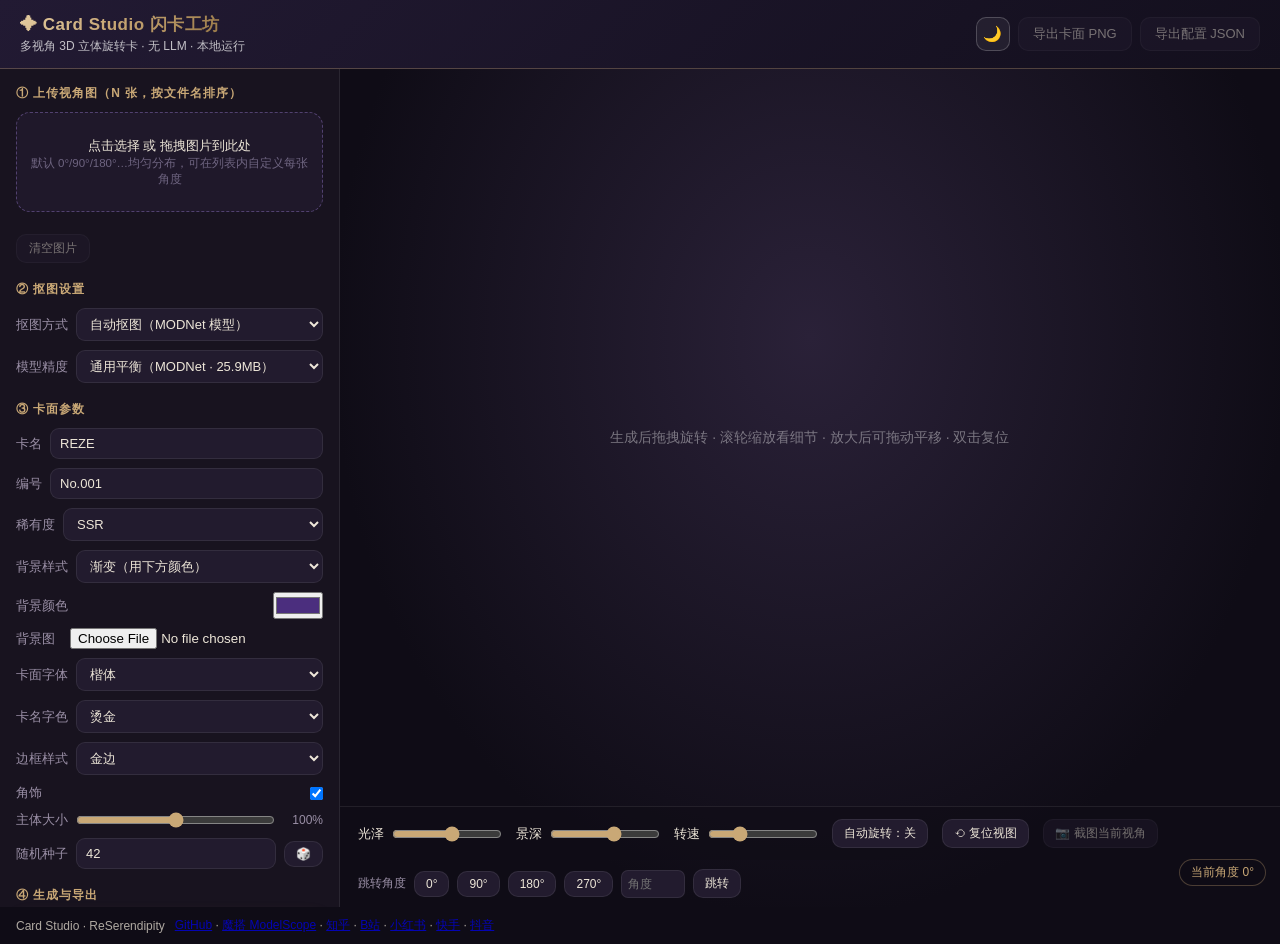
<file: src-web/index.html>
<!DOCTYPE html>
<html lang="zh-CN">
<head>
<meta charset="UTF-8">
<meta name="viewport" content="width=device-width, initial-scale=1.0">
<title>Card Studio · 闪卡工坊</title>
<link rel="stylesheet" href="css/style.css">
</head>
<body>
<div id="app">

  <!-- 顶栏 -->
  <header id="topbar">
    <div class="brand">
      <span class="brand-name">✦ Card Studio 闪卡工坊</span>
      <span class="brand-sub">多视角 3D 立体旋转卡 · 无 LLM · 本地运行</span>
    </div>
    <div class="top-actions">
      <button id="theme-toggle" class="theme-toggle" title="切换深色/浅色主题">🌙</button>
      <button id="btn-export-png" class="btn" disabled>导出卡面 PNG</button>
      <button id="btn-export-config" class="btn" disabled>导出配置 JSON</button>
    </div>
  </header>

  <main id="main">
    <!-- 左侧控制面板 -->
    <section id="panel">
      <div class="panel-block">
        <div class="panel-title">① 上传视角图（N 张，按文件名排序）</div>
        <div id="dropzone" class="dropzone">
          <input type="file" id="file-input" accept="image/*" multiple hidden>
          <div class="dz-hint">点击选择 或 拖拽图片到此处<br><span class="dz-sub">默认 0°/90°/180°…均匀分布，可在列表内自定义每张角度</span></div>
        </div>
        <div id="file-list" class="file-list"></div>
        <div class="file-actions">
          <button id="btn-clear" class="btn btn-small" disabled>清空图片</button>
        </div>
      </div>

      <div class="panel-block">
        <div class="panel-title">② 抠图设置</div>
        <label class="row"><span class="lbl">抠图方式</span>
          <select id="cutout-mode">
            <option value="model" selected>自动抠图（MODNet 模型）</option>
            <option value="keep">透明底直通（原图已抠好）</option>
            <option value="key">色键去白底（无模型降级）</option>
          </select>
        </label>
        <label class="row"><span class="lbl">模型精度</span>
          <select id="model-quality">
            <option value="assets/models/modnet.onnx" selected>通用平衡（MODNet · 25.9MB）</option>
            <option value="assets/models/u2netp.onnx">轻量通用（U²-Net · 4.6MB）</option>
          </select>
        </label>
      </div>

      <div class="panel-block">
        <div class="panel-title">③ 卡面参数</div>
        <label class="row"><span class="lbl">卡名</span><input id="card-name" type="text" value="REZE" placeholder="卡名"></label>
        <label class="row"><span class="lbl">编号</span><input id="card-no" type="text" value="No.001"></label>
        <label class="row"><span class="lbl">稀有度</span>
          <select id="card-rarity">
            <option>N</option><option>R</option><option>SR</option><option selected>SSR</option><option>UR</option>
          </select>
        </label>
        <label class="row"><span class="lbl">背景样式</span>
          <select id="bg-style">
            <option value="gradient" selected>渐变（用下方颜色）</option>
            <option value="stars">星空</option>
            <option value="solid">纯色（用下方颜色）</option>
            <option value="image">自定义背景图（上传）</option>
            <option value="pure">纯图直通（不合成，原图直接贴卡）</option>
          </select>
        </label>
        <label class="row"><span class="lbl">背景颜色</span>
          <input id="bg-color" type="color" value="#4B2E7E" title="渐变与纯色背景的主色">
        </label>
        <label class="row"><span class="lbl">背景图</span>
          <input id="bg-image" type="file" accept="image/*" title="选择一张图作卡面背景">
        </label>
        <label class="row"><span class="lbl">卡面字体</span>
          <select id="card-font">
            <option value="kai" selected>楷体</option>
            <option value="song">宋体</option>
            <option value="hei">黑体</option>
            <option value="fangsong">仿宋</option>
            <option value="serif">经典衬线</option>
          </select>
        </label>
        <label class="row"><span class="lbl">卡名字色</span>
          <select id="card-name-color">
            <option value="gold" selected>烫金</option>
            <option value="white">纯白</option>
            <option value="purple">淡紫</option>
            <option value="dark">深墨</option>
          </select>
        </label>
        <label class="row"><span class="lbl">边框样式</span>
          <select id="card-border">
            <option value="gold" selected>金边</option>
            <option value="silver">银边</option>
            <option value="rose">玫瑰金</option>
            <option value="plain">素线</option>
            <option value="none">无边框</option>
          </select>
        </label>
        <label class="row"><span class="lbl">角饰</span>
          <input id="card-corners" type="checkbox" checked style="width:auto">
        </label>
        <label class="row"><span class="lbl">主体大小</span>
          <input id="sl-subject" type="range" min="50" max="150" value="100" style="flex:1">
          <span id="subject-val" class="val">100%</span>
        </label>
        <label class="row"><span class="lbl">随机种子</span>
          <input id="bg-seed" type="number" value="42" style="width:84px">
          <button id="btn-random-seed" class="btn btn-small" title="随机换一个种子">🎲</button>
        </label>
      </div>

      <div class="panel-block">
        <div class="panel-title">④ 生成与导出</div>
        <button id="btn-generate" class="btn btn-primary">✦ 生成闪卡</button>
        <button id="btn-load-sample" class="btn btn-small" title="载入内置示例图快速体验">加载示例</button>
        <div id="progress-wrap" class="progress-wrap" style="display:none">
          <div class="progress-track"><div id="progress-bar" class="progress-bar"></div></div>
          <span id="progress-pct" class="progress-pct">0%</span>
        </div>
        <div id="status" class="status">就绪：上传视角图后点击生成。</div>
      </div>
    </section>

    <!-- 右侧查看器 -->
    <section id="stage">
      <div id="viewer" class="viewer">
        <div id="viewer-hint" class="viewer-hint">生成后拖拽旋转 · 滚轮缩放看细节 · 放大后可拖动平移 · 双击复位</div>
      </div>
      <div id="controls" class="controls">
        <label class="ctrl"><span>光泽</span><input id="sl-gloss" type="range" min="0" max="100" value="55"></label>
        <label class="ctrl"><span>景深</span><input id="sl-depth" type="range" min="0" max="100" value="60"></label>
        <label class="ctrl"><span>转速</span><input id="sl-speed" type="range" min="0" max="100" value="25"></label>
        <button id="btn-autorotate" class="btn btn-small">自动旋转：关</button>
        <button id="btn-viewer-reset" class="btn btn-small" title="复位角度/缩放/平移（双击画面也可）">⟲ 复位视图</button>
        <button id="btn-snap-view" class="btn btn-small" disabled title="导出当前 3D 视角 PNG（含光泽）">📷 截图当前视角</button>
      </div>
      <div class="angle-jump">
        <span class="aj-label">跳转角度</span>
        <button class="btn btn-small" data-a="0">0°</button>
        <button class="btn btn-small" data-a="90">90°</button>
        <button class="btn btn-small" data-a="180">180°</button>
        <button class="btn btn-small" data-a="270">270°</button>
        <input id="angle-go" type="number" min="0" max="359" placeholder="角度" style="width:64px">
        <button id="btn-angle-go" class="btn btn-small">跳转</button>
      </div>
      <div id="angle-indicator" class="angle-indicator">当前角度 0°</div>
    </section>
  </main>
  <footer class="app-footer" style="padding:10px 16px;font-size:12px;opacity:.72;display:flex;flex-wrap:wrap;gap:10px;align-items:center">
    <span>Card Studio · ReSerendipity</span>
    <span><a href="https://github.com/ReSerendipity" target="_blank" rel="noopener">GitHub</a> · <a href="https://modelscope.cn/profile/ReSerendipity" target="_blank" rel="noopener">魔搭 ModelScope</a> · <a href="https://www.zhihu.com/people/6-50-73-59-83" target="_blank" rel="noopener">知乎</a> · <a href="https://space.bilibili.com/499527473" target="_blank" rel="noopener">B站</a> · <a href="https://www.xiaohongshu.com/user/profile/6a606c140000000010000801" target="_blank" rel="noopener">小红书</a> · <a href="https://www.kuaishou.com/profile/3x2sk6hj48i2mhs" target="_blank" rel="noopener">快手</a> · <a href="https://www.douyin.com/user/MS4wLjABAAAAcEdOoxVlfk3Ulx_usqR-3PHW4xxp6wYzRmsuRI_-fHBigPETTKLsv4fknIpFq6sP" target="_blank" rel="noopener">抖音</a></span>
  </footer>

</div>

<script src="vendor/three.min.js"></script>
<script src="vendor/ort.min.js"></script>
<script src="js/cutout.js"></script>
<script src="js/compose.js"></script>
<script src="js/viewer.js"></script>
<script src="js/app.js"></script>
</body>
</html>
</file>
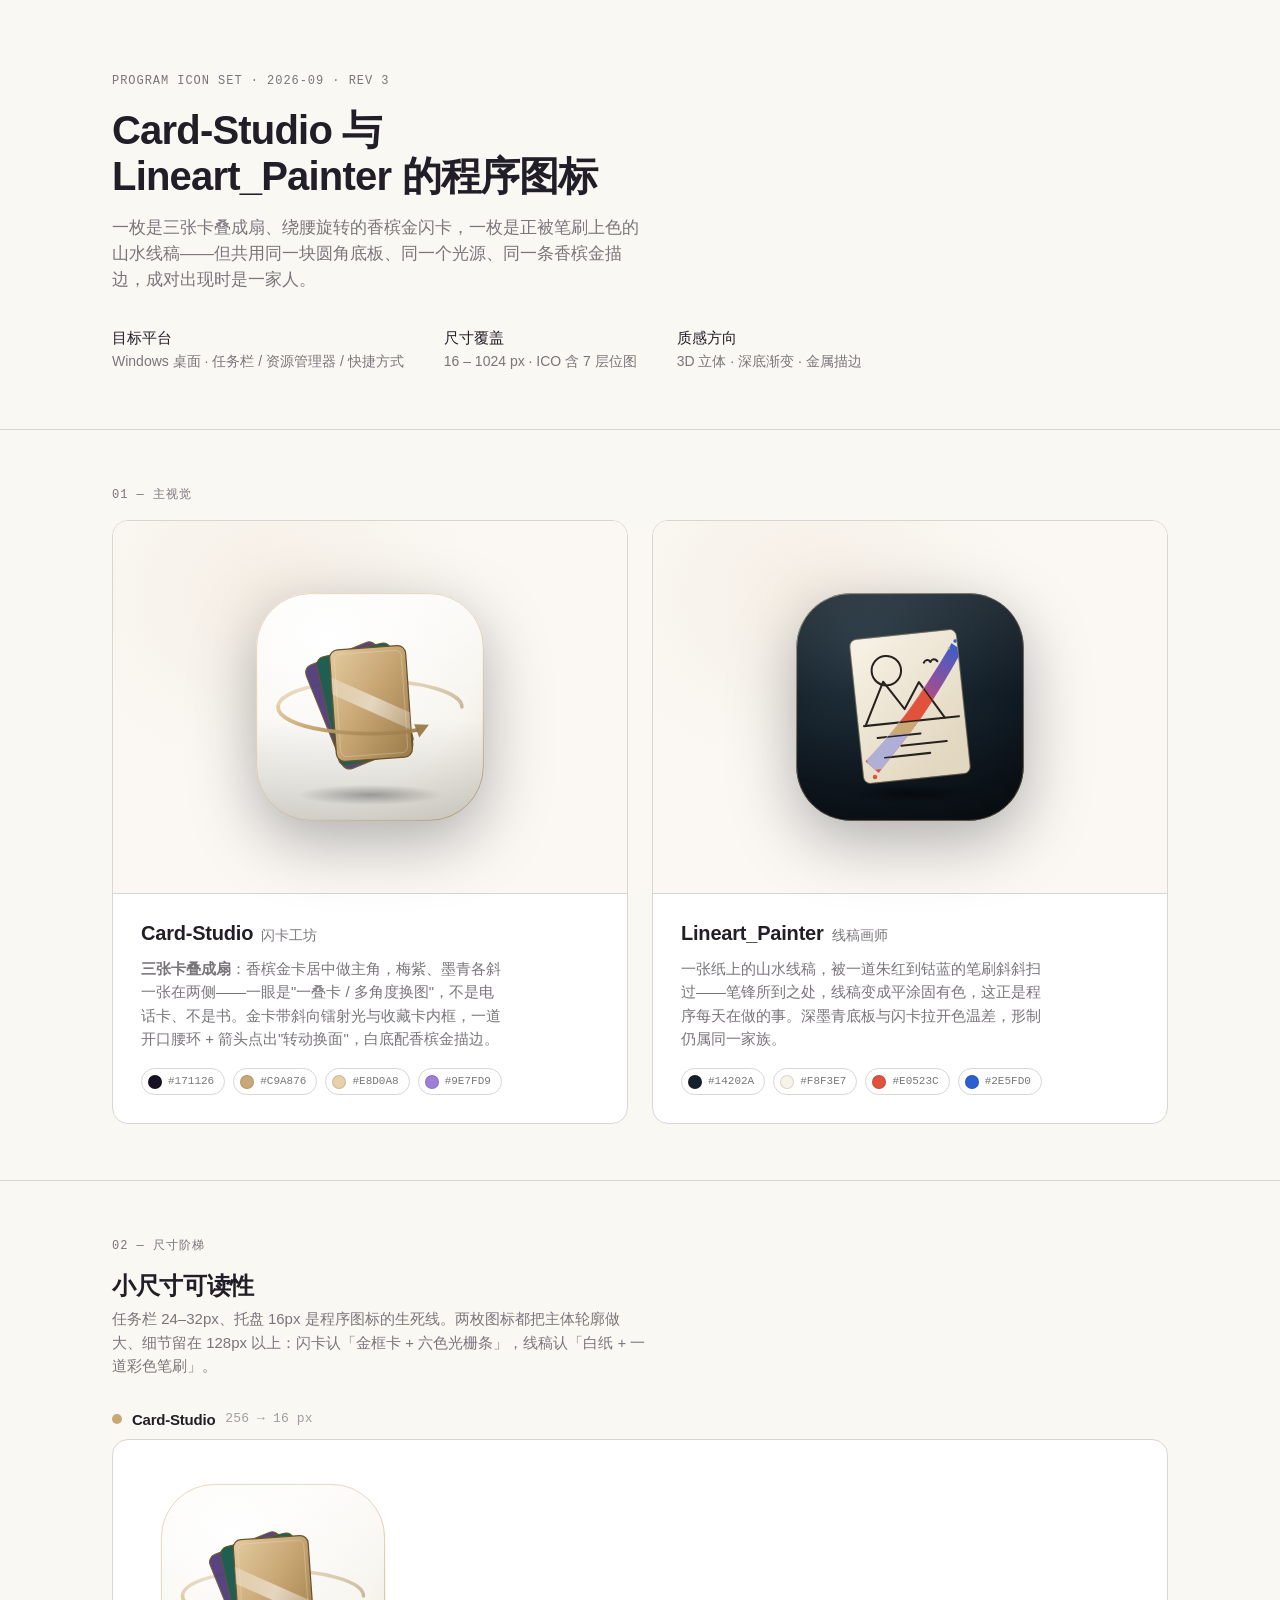
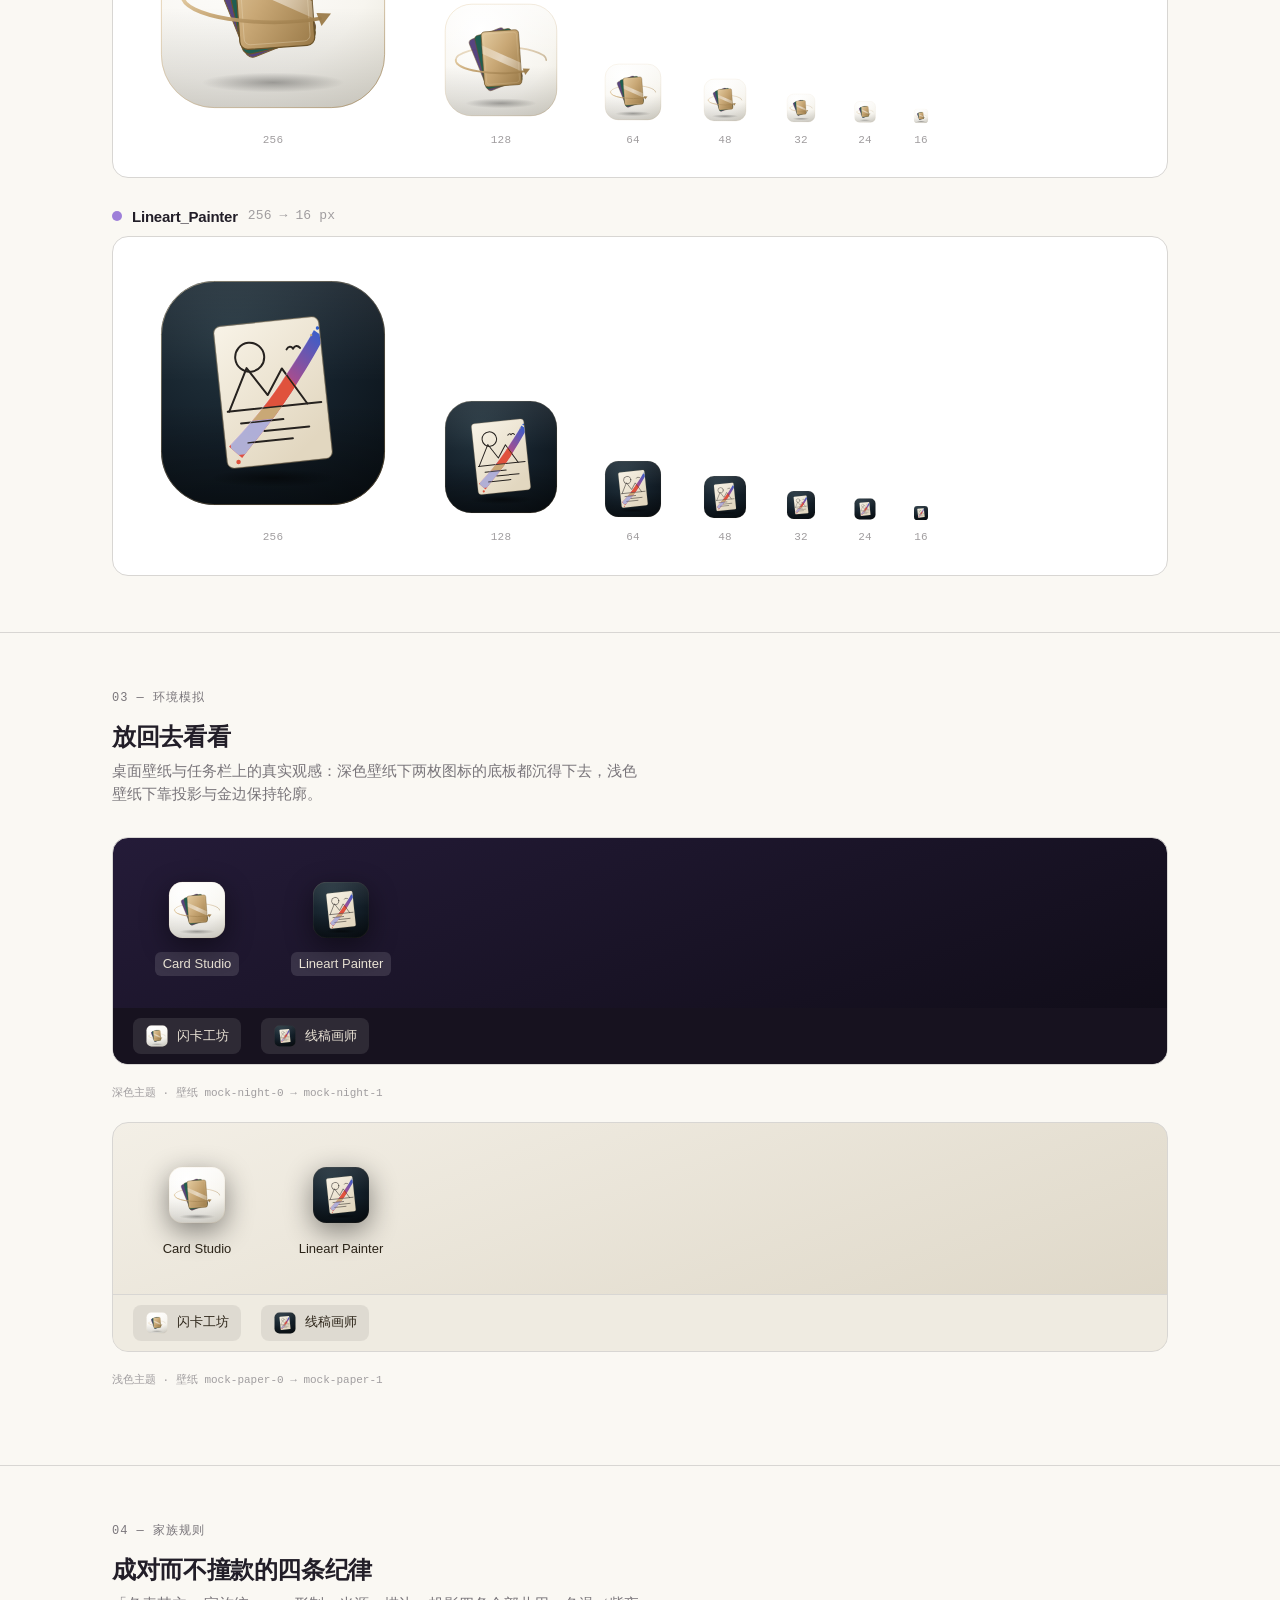
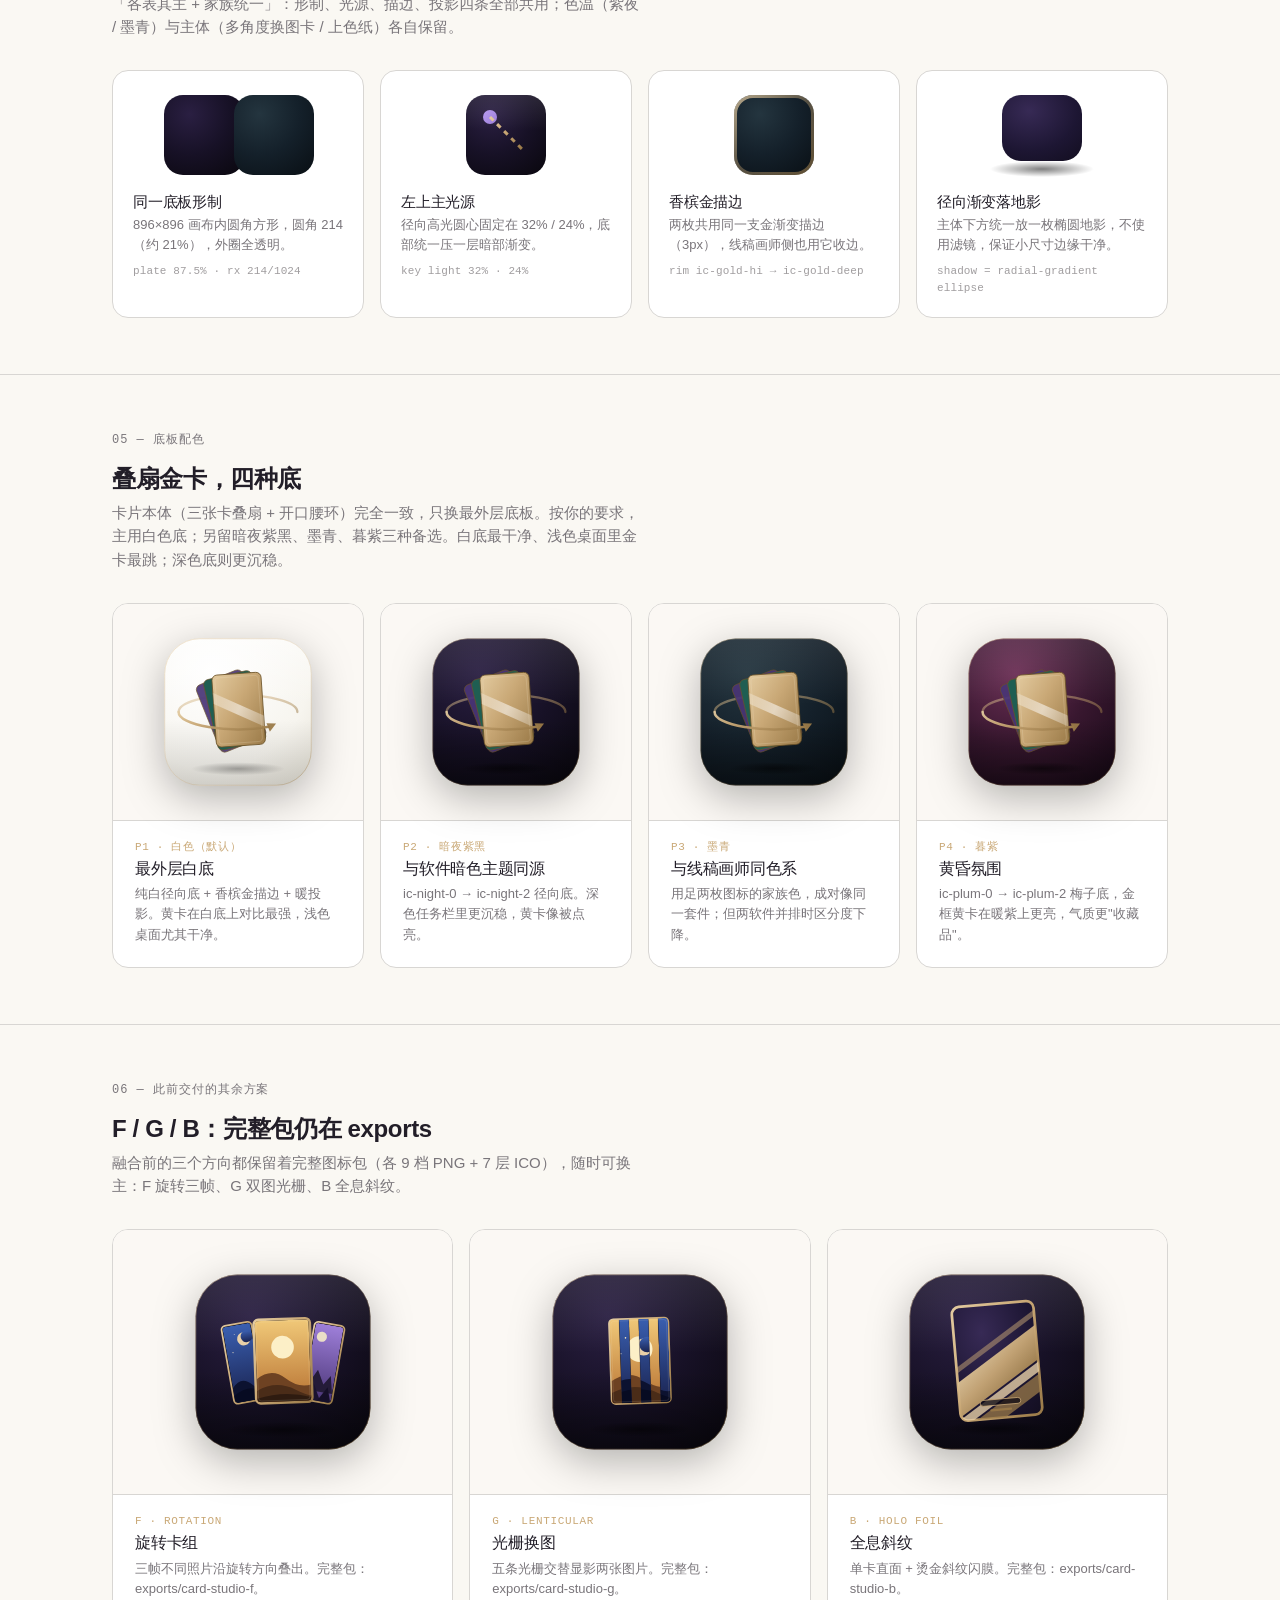
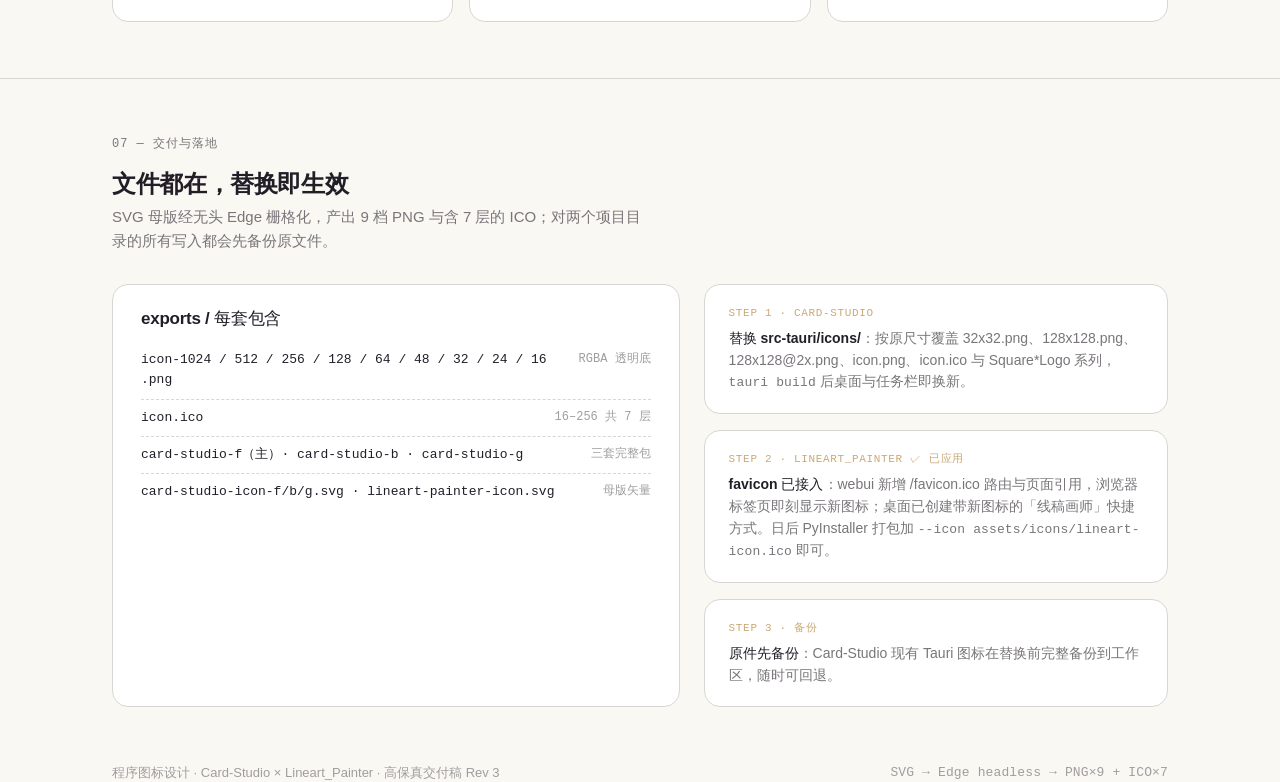
<file: docs/icons/icon-showcase.html>
<!doctype html>
<html lang="zh-CN" data-appearance="light">
<head>
<meta charset="utf-8">
<meta name="viewport" content="width=device-width, initial-scale=1">
<title>程序图标设计 · Card-Studio × Lineart_Painter</title>
<style>
  /* ============ seed tokens ============ */
  :root{
    --seed-bg:#FAF8F3;
    --seed-fg:#221E28;
    --seed-surface:#FFFFFF;
    --seed-primary:#C9A876;
    --seed-accent:#9E7FD9;
    --seed-radius:16px;
    --type-scale:1;
    --icon-radius:214px;

    /* derived page tokens */
    --bg:var(--seed-bg);
    --fg:var(--seed-fg);
    --panel:var(--seed-surface);
    --muted:color-mix(in oklab, var(--seed-fg) 56%, var(--seed-bg));
    --faint:color-mix(in oklab, var(--seed-fg) 38%, var(--seed-bg));
    --line:color-mix(in oklab, var(--seed-fg) 14%, var(--seed-bg));
    --panel-2:color-mix(in oklab, var(--seed-surface) 88%, var(--seed-fg));
    --stage:color-mix(in oklab, var(--seed-surface) 92%, var(--seed-primary));

    /* mock environments (fixed, independent of appearance) */
    --mock-night-0:#241B38; --mock-night-1:#0F0C16;
    --mock-paper-0:#F3EFE6; --mock-paper-1:#DDD6C6;
    --mock-bar-dark:#17121F; --mock-bar-light:#EFEBE1;
    --mock-on-dark:#EDE6D8; --mock-on-light:#2C2418;

    /* icon palette — Card-Studio (dark-night champagne gold) */
    --ic-gold-bright:#E3CBA0; --ic-gold:#C9A876; --ic-gold-deep:#9A7A48; --ic-gold-edge:#5C4628;
    --ic-gold-hi:#E8D0A8; --ic-gold-deeper:#8F6E40; --ic-bronze:#6B5228;
    --ic-night-0:#2A1F42; --ic-night-1:#171126; --ic-night-2:#0C0912;
    --ic-face-0:#372A55; --ic-face-1:#1D1633; --ic-face-2:#100C1B;
    --ic-purple:#9E7FD9; --ic-purple-bright:#B79CF0;
    /* icon palette — Lineart Painter (ink-teal night + painter colors) */
    --ic-teal-0:#24353F; --ic-teal-1:#14202A; --ic-teal-2:#0B1218;
    --ic-paper-0:#F8F3E7; --ic-paper-1:#E2D7C0;
    --ic-vermilion:#E0523C; --ic-cobalt:#2E5FD0; --ic-magenta:#D14778;
    --ic-sun:#E8B04B; --ic-water:#A9C0EE;
    --ic-line:#26221F;
    --ic-white:#FFFFFF; --ic-black:#000000;
    /* photo scene palette (multi-image frames) */
    --ic-sky-warm-0:#F0C878; --ic-sky-warm-1:#B87333;
    --ic-sky-cool-0:#3A5FB0; --ic-sky-cool-1:#1A2350;
    --ic-sky-neu-0:#9E7FD9; --ic-sky-neu-1:#4A3576;
    --ic-hill-warm-1:#6E4222; --ic-hill-warm-2:#4A2C18; --ic-hill-warm-3:#2E1B10;
    --ic-hill-cool-1:#0C1230; --ic-hill-cool-2:#070B22;
    --ic-hill-neu-1:#241B38; --ic-hill-neu-2:#1A1330; --ic-hill-neu-3:#150F28;
    --ic-sky1a:#F0C878; --ic-sky1b:#B87333;
    --ic-sky2a:#3A5FB0; --ic-sky2b:#1A2350;
    --ic-sky3b:#4A3576;
    --ic-sky4a:#62B6A4; --ic-sky4b:#1F5E52;
    --ic-sky5a:#E8909C; --ic-sky5b:#8E3A4E;
    --ic-sky6a:#F5D98A; --ic-sky6b:#C98F3C;
    --ic-h1a:#6E4222; --ic-h1b:#3A2214;
    --ic-h2a:#0C1230; --ic-h2b:#070B22;
    --ic-h3b:#1A1330;
    --ic-h4a:#17544A; --ic-h4b:#0E3A33;
    --ic-h5a:#5A2432; --ic-h5b:#3A1620;
    --ic-h6a:#7A5A22; --ic-h6b:#4E3812;
    --ic-sun-face:#FCEFC7; --ic-moon:#E8D0A8; --ic-star:#F0E4C8;
    --ic-disc-warm:#FFF6DD; --ic-disc-rose:#F7E4DC;
    /* plate variants for H */
    --ic-ivory-0:#FDFBF5; --ic-ivory-1:#F1EADB; --ic-ivory-2:#DFD2B8;
    --ic-plum-0:#6B2F55; --ic-plum-1:#38172F; --ic-plum-2:#1C0B1A;
    --ic-rim-ivory:#8A6D3B; --ic-rim-ivory-2:#4A3418;
    /* studio backdrop + name band (figure version) */
    --ic-figbg-0:#3A2C58; --ic-figbg-1:#221839; --ic-figbg-2:#120D1F;
    --ic-band:#0E0A18;
    /* white plate (new default) + card yellow */
    --ic-white-plate-0:#FFFFFF; --ic-white-plate-1:#F7F5EF; --ic-white-plate-2:#E9E6DC;
    --ic-card-yellow:#F6D66E;
    /* fanned cards side colors */
    --ic-fan-plum:#4A3576; --ic-fan-teal:#1F5E52;

    --font-display:"Segoe UI Variable Display","Segoe UI","PingFang SC","Microsoft YaHei",sans-serif;
    --font-body:"Segoe UI Variable Text","Segoe UI","PingFang SC","Microsoft YaHei",sans-serif;
    --font-mono:"Cascadia Mono",Consolas,"JetBrains Mono",monospace;
  }
  html[data-appearance="dark"]{
    --seed-bg:#121017; --seed-fg:#EDE8F0; --seed-surface:#1B1822;
  }

  *{box-sizing:border-box;margin:0;padding:0}
  html{font-size:calc(16px * var(--type-scale))}
  body{
    background:var(--bg);color:var(--fg);
    font-family:var(--font-body);line-height:1.55;
    -webkit-font-smoothing:antialiased;
  }
  .wrap{max-width:70rem;margin:0 auto;padding:0 2rem}
  section{padding:3.5rem 0;border-top:1px solid var(--line)}
  h1,h2,h3{font-family:var(--font-display);letter-spacing:-0.015em;line-height:1.15}
  h1{font-size:2.5rem;font-weight:600;letter-spacing:-0.02em;max-width:22ch}
  h2{font-size:1.5rem;font-weight:600;margin-bottom:.5rem}
  h3{font-size:1.0625rem;font-weight:550}
  .eyebrow{
    font-family:var(--font-mono);font-size:.75rem;font-weight:500;
    text-transform:uppercase;letter-spacing:.08em;color:var(--muted);
    margin-bottom:1rem;
  }
  .lead{max-width:56ch;color:var(--muted);font-size:1.0625rem}
  .section-note{color:var(--muted);max-width:64ch;margin-bottom:2rem;font-size:.9375rem}
  .mono{font-family:var(--font-mono);font-size:.8125rem;letter-spacing:.01em}

  /* ============ header ============ */
  header.hero{padding:4.5rem 0 3.5rem}
  .hero-meta{display:flex;gap:2.5rem;margin-top:2rem;flex-wrap:wrap}
  .hero-meta div{font-size:.875rem;color:var(--muted)}
  .hero-meta strong{display:block;color:var(--fg);font-weight:550;font-size:.9375rem;margin-bottom:.125rem}

  /* ============ icon hero cards ============ */
  .icon-grid{display:grid;grid-template-columns:1fr 1fr;gap:1.5rem}
  @media(max-width:56rem){.icon-grid{grid-template-columns:1fr}}
  .icon-card{
    background:var(--panel);border:1px solid var(--line);
    border-radius:var(--seed-radius);overflow:hidden;
  }
  .icon-stage{
    display:grid;place-items:center;padding:3.5rem 2rem;
    background:
      radial-gradient(60% 70% at 30% 20%, color-mix(in oklab, var(--seed-primary) 12%, transparent), transparent 70%),
      var(--stage);
    border-bottom:1px solid var(--line);
  }
  .icon-stage svg{width:16.25rem;height:16.25rem;display:block;filter:drop-shadow(0 1.25rem 2rem color-mix(in oklab, var(--ic-black) 30%, transparent))}
  .icon-body{padding:1.5rem 1.75rem 1.75rem}
  .icon-body .name{font-family:var(--font-display);font-size:1.25rem;font-weight:600;letter-spacing:-0.01em}
  .icon-body .name-cn{color:var(--muted);font-size:.875rem;margin-left:.5rem}
  .concept{color:var(--muted);font-size:.9375rem;margin-top:.5rem;max-width:44ch}
  .chips{display:flex;gap:.5rem;margin-top:1.125rem;flex-wrap:wrap}
  .chip{display:flex;align-items:center;gap:.375rem;border:1px solid var(--line);border-radius:999px;padding:.25rem .625rem .25rem .375rem;font-family:var(--font-mono);font-size:.6875rem;color:var(--muted);background:var(--panel)}
  .chip i{width:.875rem;height:.875rem;border-radius:999px;display:block;border:1px solid color-mix(in oklab, var(--ic-black) 12%, transparent)}

  /* ============ size ladder ============ */
  .ladder{display:flex;align-items:flex-end;gap:2.25rem;flex-wrap:wrap;padding:1.75rem 2rem;background:var(--panel);border:1px solid var(--line);border-radius:var(--seed-radius)}
  .ladder + .ladder{margin-top:1rem}
  .step{display:flex;flex-direction:column;align-items:center;gap:.5rem}
  .step svg{display:block}
  .step span{font-family:var(--font-mono);font-size:.6875rem;color:var(--faint);letter-spacing:.02em}
  .ladder-label{display:flex;align-items:center;gap:.625rem;margin:1.75rem 0 .625rem}
  .ladder-label .dot{width:.625rem;height:.625rem;border-radius:999px;background:var(--seed-primary)}
  .ladder-label h3{font-size:.9375rem;font-weight:550}
  .ladder-label .mono{color:var(--faint)}

  /* ============ environment mocks ============ */
  .mock{border-radius:var(--seed-radius);overflow:hidden;border:1px solid var(--line);margin-bottom:1.25rem}
  .wall-night{background:linear-gradient(160deg,var(--mock-night-0),var(--mock-night-1))}
  .wall-paper{background:linear-gradient(160deg,var(--mock-paper-0),var(--mock-paper-1))}
  .desktop{display:flex;gap:2.5rem;padding:2.5rem 2rem 2rem}
  .dicon{display:flex;flex-direction:column;align-items:center;gap:.625rem;width:6.5rem}
  .dicon svg{width:4rem;height:4rem;filter:drop-shadow(0 .5rem .875rem color-mix(in oklab, var(--ic-black) 45%, transparent))}
  .dicon span{font-size:.8125rem;padding:.125rem .5rem;border-radius:.375rem}
  .wall-night .dicon span{color:var(--mock-on-dark);background:color-mix(in oklab, var(--ic-white) 12%, transparent)}
  .wall-paper .dicon span{color:var(--mock-on-light)}
  .taskbar{display:flex;align-items:center;gap:1.25rem;padding:.625rem 1.25rem}
  .taskbar.dark{background:var(--mock-bar-dark)}
  .taskbar.light{background:var(--mock-bar-light);border-top:1px solid var(--line)}
  .titem{display:flex;align-items:center;gap:.5rem;padding:.375rem .75rem;border-radius:.5rem}
  .taskbar.dark .titem{background:color-mix(in oklab, var(--ic-white) 10%, transparent)}
  .taskbar.light .titem{background:color-mix(in oklab, var(--ic-black) 7%, transparent)}
  .titem svg{width:1.5rem;height:1.5rem}
  .titem span{font-size:.8125rem}
  .taskbar.dark .titem span{color:var(--mock-on-dark)}
  .taskbar.light .titem span{color:var(--mock-on-light)}
  .mock-caption{font-family:var(--font-mono);font-size:.6875rem;color:var(--faint);margin:.375rem 0 1.25rem}

  /* ============ family rules ============ */
  .rules{display:grid;grid-template-columns:repeat(4,1fr);gap:1rem}
  @media(max-width:56rem){.rules{grid-template-columns:1fr 1fr}}
  .rule{background:var(--panel);border:1px solid var(--line);border-radius:var(--seed-radius);padding:1.25rem}
  .rule svg{width:100%;height:5.5rem;display:block;margin-bottom:.875rem}
  .rule h3{font-size:.9375rem;margin-bottom:.25rem}
  .rule p{font-size:.8125rem;color:var(--muted)}
  .rule .mono{color:var(--faint);display:block;margin-top:.5rem;font-size:.6875rem}

  /* ============ delivery ============ */
  .delivery{display:grid;grid-template-columns:1.1fr .9fr;gap:1.5rem}
  @media(max-width:56rem){.delivery{grid-template-columns:1fr}}
  .filelist{background:var(--panel);border:1px solid var(--line);border-radius:var(--seed-radius);padding:1.5rem 1.75rem}
  .filelist h3{margin-bottom:.875rem}
  .filelist ul{list-style:none}
  .filelist li{display:flex;justify-content:space-between;gap:1rem;padding:.5rem 0;border-bottom:1px dashed var(--line);font-size:.875rem}
  .filelist li:last-child{border-bottom:none}
  .filelist .path{font-family:var(--font-mono);font-size:.8125rem}
  .filelist .size{color:var(--faint);font-family:var(--font-mono);font-size:.75rem;white-space:nowrap}
  .steps{display:flex;flex-direction:column;gap:1rem}
  .stepcard{background:var(--panel);border:1px solid var(--line);border-radius:var(--seed-radius);padding:1.25rem 1.5rem}
  .stepcard .num{font-family:var(--font-mono);font-size:.6875rem;color:var(--seed-primary);letter-spacing:.06em;text-transform:uppercase;display:block;margin-bottom:.375rem}
  .stepcard p{font-size:.875rem;color:var(--muted)}
  .stepcard strong{color:var(--fg);font-weight:550}

  /* ============ alternates ============ */
  .alt-grid{display:grid;grid-template-columns:repeat(3,1fr);gap:1rem}
  .alt-grid.two{grid-template-columns:1fr 1fr}
  .alt-grid.four{grid-template-columns:repeat(4,1fr)}
  .alt-grid.four .alt-stage svg{width:10.5rem;height:10.5rem}
  .alt-grid.four .alt-stage{padding:1.5rem .75rem}
  @media(max-width:64rem){.alt-grid.four{grid-template-columns:1fr 1fr}}
  .alt-grid.two .alt-stage svg{width:15rem;height:15rem}
  @media(max-width:56rem){.alt-grid{grid-template-columns:1fr}.alt-grid.two{grid-template-columns:1fr}}
  .alt{background:var(--panel);border:1px solid var(--line);border-radius:var(--seed-radius);overflow:hidden}
  .alt-stage{display:grid;place-items:center;padding:2rem 1rem;background:var(--stage);border-bottom:1px solid var(--line)}
  .alt-stage svg{width:12.5rem;height:12.5rem;display:block;filter:drop-shadow(0 .75rem 1.25rem color-mix(in oklab, var(--ic-black) 28%, transparent))}
  .alt-body{padding:1.125rem 1.375rem 1.375rem}
  .alt-body .tag{font-family:var(--font-mono);font-size:.6875rem;letter-spacing:.06em;text-transform:uppercase;color:var(--seed-primary);display:block;margin-bottom:.25rem}
  .alt-body h3{font-size:1rem;margin-bottom:.375rem}
  .alt-body p{font-size:.8125rem;color:var(--muted)}

  footer{padding:2.5rem 0 3.5rem;color:var(--faint);font-size:.8125rem;display:flex;justify-content:space-between;gap:1rem;flex-wrap:wrap}
</style>
</head>
<body>

<!-- ============ icon symbols (single source, reused at every size) ============ -->
<svg width="0" height="0" style="position:absolute" aria-hidden="true">
  <defs>
    <radialGradient id="csPlate" cx="32%" cy="24%" r="92%">
      <stop offset="0" style="stop-color:var(--ic-night-0)"/>
      <stop offset=".55" style="stop-color:var(--ic-night-1)"/>
      <stop offset="1" style="stop-color:var(--ic-night-2)"/>
    </radialGradient>
    <linearGradient id="csTopGlow" x1="0" y1="0" x2="0" y2="1">
      <stop offset="0" style="stop-color:var(--ic-white)" stop-opacity=".10"/>
      <stop offset=".45" style="stop-color:var(--ic-white)" stop-opacity="0"/>
    </linearGradient>
    <linearGradient id="csBottomShade" x1="0" y1="0" x2="0" y2="1">
      <stop offset=".55" style="stop-color:var(--ic-black)" stop-opacity="0"/>
      <stop offset="1" style="stop-color:var(--ic-black)" stop-opacity=".38"/>
    </linearGradient>
    <linearGradient id="csRim" x1="0" y1="0" x2="1" y2="1">
      <stop offset="0" style="stop-color:var(--ic-gold-hi)" stop-opacity=".9"/>
      <stop offset=".5" style="stop-color:var(--ic-gold)" stop-opacity=".45"/>
      <stop offset="1" style="stop-color:var(--ic-gold-deep)" stop-opacity=".7"/>
    </linearGradient>
    <linearGradient id="csGold" x1="0" y1="0" x2="1" y2="1">
      <stop offset="0" style="stop-color:var(--ic-gold-bright)"/>
      <stop offset=".45" style="stop-color:var(--ic-gold)"/>
      <stop offset="1" style="stop-color:var(--ic-gold-deep)"/>
    </linearGradient>
    <linearGradient id="csGoldBack" x1="0" y1="0" x2=".85" y2="1">
      <stop offset="0" style="stop-color:var(--ic-gold-hi)"/>
      <stop offset=".5" style="stop-color:var(--ic-gold)"/>
      <stop offset="1" style="stop-color:var(--ic-gold-deeper)"/>
    </linearGradient>
    <radialGradient id="csFace" cx="34%" cy="24%" r="110%">
      <stop offset="0" style="stop-color:var(--ic-face-0)"/>
      <stop offset=".55" style="stop-color:var(--ic-face-1)"/>
      <stop offset="1" style="stop-color:var(--ic-face-2)"/>
    </radialGradient>
    <linearGradient id="csSweep" x1="0" y1="0" x2="1" y2="0">
      <stop offset="0" style="stop-color:var(--ic-white)" stop-opacity="0"/>
      <stop offset=".5" style="stop-color:var(--ic-white)" stop-opacity=".22"/>
      <stop offset="1" style="stop-color:var(--ic-white)" stop-opacity="0"/>
    </linearGradient>
    <radialGradient id="csShadow" cx="50%" cy="50%" r="50%">
      <stop offset="0" style="stop-color:var(--ic-black)" stop-opacity=".5"/>
      <stop offset="1" style="stop-color:var(--ic-black)" stop-opacity="0"/>
    </radialGradient>
    <linearGradient id="csPurple" x1="0" y1="0" x2="1" y2="1">
      <stop offset="0" style="stop-color:var(--ic-purple-bright)"/>
      <stop offset="1" style="stop-color:var(--ic-purple)"/>
    </linearGradient>
    <clipPath id="csPlateClip"><rect x="64" y="64" width="896" height="896" rx="214"/></clipPath>
    <clipPath id="csCardClip"><rect x="-205" y="-285" width="410" height="570" rx="36"/></clipPath>
    <clipPath id="bCardClip"><rect x="-210" y="-292" width="420" height="584" rx="38"/></clipPath>
    <clipPath id="cCardClip"><rect x="-196" y="-282" width="392" height="564" rx="36"/></clipPath>
    <clipPath id="dDiscClip"><circle cx="512" cy="500" r="252"/></clipPath>

    <radialGradient id="lpPlate" cx="32%" cy="24%" r="92%">
      <stop offset="0" style="stop-color:var(--ic-teal-0)"/>
      <stop offset=".55" style="stop-color:var(--ic-teal-1)"/>
      <stop offset="1" style="stop-color:var(--ic-teal-2)"/>
    </radialGradient>
    <linearGradient id="lpTopGlow" x1="0" y1="0" x2="0" y2="1">
      <stop offset="0" style="stop-color:var(--ic-white)" stop-opacity=".09"/>
      <stop offset=".45" style="stop-color:var(--ic-white)" stop-opacity="0"/>
    </linearGradient>
    <linearGradient id="lpBottomShade" x1="0" y1="0" x2="0" y2="1">
      <stop offset=".55" style="stop-color:var(--ic-black)" stop-opacity="0"/>
      <stop offset="1" style="stop-color:var(--ic-black)" stop-opacity=".36"/>
    </linearGradient>
    <linearGradient id="lpRim" x1="0" y1="0" x2="1" y2="1">
      <stop offset="0" style="stop-color:var(--ic-gold-hi)" stop-opacity=".75"/>
      <stop offset=".5" style="stop-color:var(--ic-gold)" stop-opacity=".38"/>
      <stop offset="1" style="stop-color:var(--ic-gold-deep)" stop-opacity=".6"/>
    </linearGradient>
    <linearGradient id="lpPaper" x1="0" y1="0" x2=".6" y2="1">
      <stop offset="0" style="stop-color:var(--ic-paper-0)"/>
      <stop offset="1" style="stop-color:var(--ic-paper-1)"/>
    </linearGradient>
    <linearGradient id="lpWash" x1="0" y1="1" x2="1" y2="0">
      <stop offset="0" style="stop-color:var(--ic-vermilion)"/>
      <stop offset=".5" style="stop-color:var(--ic-magenta)"/>
      <stop offset="1" style="stop-color:var(--ic-cobalt)"/>
    </linearGradient>
    <radialGradient id="lpShadow" cx="50%" cy="50%" r="50%">
      <stop offset="0" style="stop-color:var(--ic-black)" stop-opacity=".5"/>
      <stop offset="1" style="stop-color:var(--ic-black)" stop-opacity="0"/>
    </radialGradient>
    <clipPath id="lpPlateClip"><rect x="64" y="64" width="896" height="896" rx="214"/></clipPath>
    <clipPath id="lpPaperClip"><rect x="-210" y="-284" width="420" height="568" rx="26"/></clipPath>
    <clipPath id="lpSweepClip"><path d="M -198 196 C -120 130 -40 55 35 -35 C 95 -110 150 -175 188 -232 L 226 -198 C 188 -140 135 -70 75 5 C -5 105 -85 178 -150 248 Z"/></clipPath>

    <linearGradient id="skyWarm" x1="0" y1="0" x2="0" y2="1"><stop offset="0" style="stop-color:var(--ic-sky-warm-0)"/><stop offset="1" style="stop-color:var(--ic-sky-warm-1)"/></linearGradient>
    <linearGradient id="skyCool" x1="0" y1="0" x2="0" y2="1"><stop offset="0" style="stop-color:var(--ic-sky-cool-0)"/><stop offset="1" style="stop-color:var(--ic-sky-cool-1)"/></linearGradient>
    <linearGradient id="skyNeu" x1="0" y1="0" x2="0" y2="1"><stop offset="0" style="stop-color:var(--ic-sky-neu-0)"/><stop offset="1" style="stop-color:var(--ic-sky-neu-1)"/></linearGradient>
    <clipPath id="clipFside"><rect x="-72" y="-196" width="144" height="392" rx="16"/></clipPath>
    <clipPath id="clipFfront"><rect x="-138" y="-208" width="276" height="416" rx="18"/></clipPath>
    <clipPath id="clipGcard"><rect x="-150" y="-215" width="300" height="430" rx="20"/></clipPath>
    <clipPath id="stripesA"><rect x="-150" y="-215" width="50" height="430"/><rect x="-50" y="-215" width="50" height="430"/><rect x="50" y="-215" width="50" height="430"/></clipPath>
    <clipPath id="stripesB"><rect x="-100" y="-215" width="50" height="430"/><rect x="0" y="-215" width="50" height="430"/><rect x="100" y="-215" width="50" height="430"/></clipPath>

    <linearGradient id="hSky1" x1="0" y1="0" x2="0" y2="1"><stop offset="0" style="stop-color:var(--ic-sky1a)"/><stop offset="1" style="stop-color:var(--ic-sky1b)"/></linearGradient>
    <linearGradient id="hSky2" x1="0" y1="0" x2="0" y2="1"><stop offset="0" style="stop-color:var(--ic-sky2a)"/><stop offset="1" style="stop-color:var(--ic-sky2b)"/></linearGradient>
    <linearGradient id="hSky3" x1="0" y1="0" x2="0" y2="1"><stop offset="0" style="stop-color:var(--ic-purple)"/><stop offset="1" style="stop-color:var(--ic-sky3b)"/></linearGradient>
    <linearGradient id="hSky4" x1="0" y1="0" x2="0" y2="1"><stop offset="0" style="stop-color:var(--ic-sky4a)"/><stop offset="1" style="stop-color:var(--ic-sky4b)"/></linearGradient>
    <linearGradient id="hSky5" x1="0" y1="0" x2="0" y2="1"><stop offset="0" style="stop-color:var(--ic-sky5a)"/><stop offset="1" style="stop-color:var(--ic-sky5b)"/></linearGradient>
    <linearGradient id="hSky6" x1="0" y1="0" x2="0" y2="1"><stop offset="0" style="stop-color:var(--ic-sky6a)"/><stop offset="1" style="stop-color:var(--ic-sky6b)"/></linearGradient>
    <radialGradient id="hPlateI" cx="32%" cy="24%" r="92%"><stop offset="0" style="stop-color:var(--ic-ivory-0)"/><stop offset=".55" style="stop-color:var(--ic-ivory-1)"/><stop offset="1" style="stop-color:var(--ic-ivory-2)"/></radialGradient>
    <radialGradient id="hPlateP" cx="32%" cy="24%" r="92%"><stop offset="0" style="stop-color:var(--ic-plum-0)"/><stop offset=".55" style="stop-color:var(--ic-plum-1)"/><stop offset="1" style="stop-color:var(--ic-plum-2)"/></radialGradient>
    <radialGradient id="hPlateW" cx="32%" cy="22%" r="95%"><stop offset="0" style="stop-color:var(--ic-white-plate-0)"/><stop offset=".7" style="stop-color:var(--ic-white-plate-1)"/><stop offset="1" style="stop-color:var(--ic-white-plate-2)"/></radialGradient>
    <linearGradient id="hRimB" x1="0" y1="0" x2="1" y2="1"><stop offset="0" style="stop-color:var(--ic-rim-ivory)" stop-opacity=".9"/><stop offset=".5" style="stop-color:var(--ic-bronze)" stop-opacity=".5"/><stop offset="1" style="stop-color:var(--ic-rim-ivory-2)" stop-opacity=".7"/></linearGradient>
    <linearGradient id="hGlowI" x1="0" y1="0" x2="0" y2="1"><stop offset="0" style="stop-color:var(--ic-white)" stop-opacity=".55"/><stop offset=".45" style="stop-color:var(--ic-white)" stop-opacity="0"/></linearGradient>
    <linearGradient id="hShadeI" x1="0" y1="0" x2="0" y2="1"><stop offset=".55" style="stop-color:var(--ic-black)" stop-opacity="0"/><stop offset="1" style="stop-color:var(--ic-black)" stop-opacity=".14"/></linearGradient>
    <radialGradient id="hShadowL" cx="50%" cy="50%" r="50%"><stop offset="0" style="stop-color:var(--ic-black)" stop-opacity=".3"/><stop offset="1" style="stop-color:var(--ic-black)" stop-opacity="0"/></radialGradient>
    <linearGradient id="hGloss" x1="0" y1="0" x2="1" y2="0"><stop offset="0" style="stop-color:var(--ic-white)" stop-opacity="0"/><stop offset=".5" style="stop-color:var(--ic-white)" stop-opacity=".14"/><stop offset="1" style="stop-color:var(--ic-white)" stop-opacity="0"/></linearGradient>
    <clipPath id="hCardClip2"><rect x="-210" y="-292" width="420" height="584" rx="38"/></clipPath>
    <clipPath id="hs1"><rect x="-210" y="-292" width="70" height="584"/></clipPath>
    <clipPath id="hs2"><rect x="-140" y="-292" width="70" height="584"/></clipPath>
    <clipPath id="hs3"><rect x="-70" y="-292" width="70" height="584"/></clipPath>
    <clipPath id="hs4"><rect x="0" y="-292" width="70" height="584"/></clipPath>
    <clipPath id="hs5"><rect x="70" y="-292" width="70" height="584"/></clipPath>
    <clipPath id="hs6"><rect x="140" y="-292" width="70" height="584"/></clipPath>

    <linearGradient id="hFigBg" x1="0" y1="0" x2="0" y2="1"><stop offset="0" style="stop-color:var(--ic-figbg-0)"/><stop offset=".6" style="stop-color:var(--ic-figbg-1)"/><stop offset="1" style="stop-color:var(--ic-figbg-2)"/></linearGradient>
    <radialGradient id="hHalo" cx="50%" cy="50%" r="50%"><stop offset="0" style="stop-color:var(--ic-gold-hi)" stop-opacity=".16"/><stop offset="1" style="stop-color:var(--ic-gold-hi)" stop-opacity="0"/></radialGradient>

    <clipPath id="fanCardClip"><rect x="-150" y="-220" width="300" height="440" rx="32"/></clipPath>
    <linearGradient id="fanSheen" x1="0" y1="0" x2="1" y2="0"><stop offset="0" style="stop-color:var(--ic-white)" stop-opacity="0"/><stop offset=".5" style="stop-color:var(--ic-white)" stop-opacity=".55"/><stop offset="1" style="stop-color:var(--ic-white)" stop-opacity="0"/></linearGradient>
    <g id="hCardArt">
      <!-- waist ring: back arc -->
      <path d="M 150 512 A 362 104 0 0 1 874 512" fill="none" stroke="url(#csGold)" stroke-width="14" stroke-linecap="round" stroke-opacity="0.5"/>
      <!-- plum back card -->
      <g transform="translate(470,506) rotate(-22)"><rect x="-150" y="-220" width="300" height="440" rx="32" style="fill:var(--ic-fan-plum);stroke:var(--ic-bronze)" stroke-width="4" opacity="0.92"/></g>
      <!-- teal mid card -->
      <g transform="translate(492,502) rotate(-13)"><rect x="-150" y="-220" width="300" height="440" rx="32" style="fill:var(--ic-fan-teal);stroke:var(--ic-bronze)" stroke-width="4"/></g>
      <!-- gold front card -->
      <g transform="translate(516,498) rotate(-4)">
        <rect x="-150" y="-220" width="300" height="440" rx="32" fill="url(#csGold)" style="stroke:var(--ic-bronze)" stroke-width="5"/>
        <g clip-path="url(#fanCardClip)"><g transform="rotate(28)"><rect x="-320" y="-30" width="640" height="60" fill="url(#fanSheen)"/></g></g>
        <rect x="-132" y="-202" width="264" height="404" rx="24" fill="none" style="stroke:var(--ic-star)" stroke-opacity="0.5" stroke-width="2.5"/>
      </g>
      <!-- waist ring: open front arc + leading arrowhead -->
      <path d="M 150 512 A 362 104 0 0 0 700 602" fill="none" stroke="url(#csGold)" stroke-width="15" stroke-linecap="round" stroke-opacity="0.95"/>
      <path d="M 744 582 l -58 -2 l 20 52 z" style="fill:var(--ic-gold-deep)" fill-opacity="0.95"/>
    </g>
  </defs>

  <symbol id="icCard" viewBox="0 0 1024 1024">
    <rect x="64" y="64" width="896" height="896" rx="214" style="rx:var(--icon-radius)" fill="url(#csPlate)"/>
    <g clip-path="url(#csPlateClip)">
      <rect x="64" y="64" width="896" height="896" fill="url(#csTopGlow)"/>
      <rect x="64" y="64" width="896" height="896" fill="url(#csBottomShade)"/>
    </g>
    <rect x="65.5" y="65.5" width="893" height="893" rx="212.5" style="rx:calc(var(--icon-radius) - 1.5px)" fill="none" stroke="url(#csRim)" stroke-width="3"/>
    <ellipse cx="512" cy="848" rx="300" ry="40" fill="url(#csShadow)"/>
    <g transform="translate(376,548) rotate(-15)">
      <rect x="-183" y="-256" width="366" height="512" rx="30" fill="url(#csGoldBack)" style="stroke:var(--ic-bronze)" stroke-width="5"/>
      <rect x="-160" y="-233" width="320" height="466" rx="22" fill="none" style="stroke:var(--mock-night-0)" stroke-opacity=".5" stroke-width="4"/>
      <path d="M 0 -40 L 44 4 L 0 48 L -44 4 Z" style="fill:var(--mock-night-0)" fill-opacity=".85"/>
      <path d="M 0 -180 L 16 -164 L 0 -148 L -16 -164 Z" style="fill:var(--mock-night-0)" fill-opacity=".7"/>
      <path d="M 0 148 L 16 164 L 0 180 L -16 164 Z" style="fill:var(--mock-night-0)" fill-opacity=".7"/>
    </g>
    <g transform="translate(648,548) rotate(11)">
      <rect x="-183" y="-256" width="366" height="512" rx="30" fill="url(#csGoldBack)" style="stroke:var(--ic-bronze)" stroke-width="5"/>
      <rect x="-160" y="-233" width="320" height="466" rx="22" fill="none" style="stroke:var(--mock-night-0)" stroke-opacity=".5" stroke-width="4"/>
      <path d="M 0 -40 L 44 4 L 0 48 L -44 4 Z" style="fill:var(--mock-night-0)" fill-opacity=".85"/>
      <path d="M 0 -180 L 16 -164 L 0 -148 L -16 -164 Z" style="fill:var(--mock-night-0)" fill-opacity=".7"/>
      <path d="M 0 148 L 16 164 L 0 180 L -16 164 Z" style="fill:var(--mock-night-0)" fill-opacity=".7"/>
    </g>
    <g transform="translate(512,512) rotate(-4)">
      <rect x="-205" y="-285" width="410" height="570" rx="36" fill="url(#csFace)" stroke="url(#csGold)" stroke-width="16"/>
      <g clip-path="url(#csCardClip)">
        <rect x="-172" y="-252" width="344" height="504" rx="24" fill="none" style="stroke:var(--ic-gold-deep)" stroke-opacity=".85" stroke-width="3"/>
        <path d="M -158 -238 L -146 -226 L -158 -214 L -170 -226 Z" fill="url(#csGold)"/>
        <path d="M 158 -238 L 170 -226 L 158 -214 L 146 -226 Z" fill="url(#csGold)"/>
        <path d="M -158 214 L -146 226 L -158 238 L -170 226 Z" fill="url(#csGold)"/>
        <path d="M 158 214 L 170 226 L 158 238 L 146 226 Z" fill="url(#csGold)"/>
        <circle cx="-120" cy="-160" r="2.4" style="fill:var(--ic-white)" fill-opacity=".35"/>
        <circle cx="124" cy="-120" r="2" style="fill:var(--ic-gold-hi)" fill-opacity=".4"/>
        <circle cx="-96" cy="150" r="2" style="fill:var(--ic-white)" fill-opacity=".3"/>
        <path d="M 0 -158 L 92 -62 L 0 34 L -92 -62 Z" fill="url(#csGold)" style="stroke:var(--ic-bronze)" stroke-width="5"/>
        <path d="M -92 -62 L 92 -62" style="stroke:var(--ic-bronze)" stroke-width="4" stroke-opacity=".8"/>
        <path d="M 0 -158 L -40 -62 M 0 -158 L 40 -62 M -40 -62 L 0 34 M 40 -62 L 0 34" style="stroke:var(--ic-bronze)" stroke-width="4" stroke-opacity=".65"/>
        <path d="M 0 -96 L 26 -62 L 0 -28 L -26 -62 Z" style="fill:var(--ic-purple)"/>
        <path d="M 0 -96 L 26 -62 L 0 -28 L -26 -62 Z" fill="none" style="stroke:var(--ic-bronze)" stroke-width="3"/>
        <rect x="-110" y="104" width="220" height="30" rx="15" fill="url(#csGold)"/>
        <rect x="-68" y="152" width="136" height="14" rx="7" style="fill:var(--ic-gold)" fill-opacity=".72"/>
        <circle cx="-28" cy="204" r="7" fill="url(#csGold)"/>
        <circle cx="0" cy="204" r="7" fill="url(#csGold)"/>
        <circle cx="28" cy="204" r="7" style="fill:var(--ic-purple)"/>
        <g transform="translate(0,-30) rotate(24)">
          <rect x="-340" y="-48" width="680" height="96" fill="url(#csSweep)"/>
        </g>
      </g>
    </g>
  </symbol>

  <symbol id="icLine" viewBox="0 0 1024 1024">
    <rect x="64" y="64" width="896" height="896" rx="214" style="rx:var(--icon-radius)" fill="url(#lpPlate)"/>
    <g clip-path="url(#lpPlateClip)">
      <rect x="64" y="64" width="896" height="896" fill="url(#lpTopGlow)"/>
      <rect x="64" y="64" width="896" height="896" fill="url(#lpBottomShade)"/>
    </g>
    <rect x="65.5" y="65.5" width="893" height="893" rx="212.5" style="rx:calc(var(--icon-radius) - 1.5px)" fill="none" stroke="url(#lpRim)" stroke-width="3"/>
    <ellipse cx="512" cy="852" rx="252" ry="36" fill="url(#lpShadow)"/>
    <g transform="translate(512,510) rotate(-6)">
      <rect x="-210" y="-284" width="420" height="568" rx="26" fill="url(#lpPaper)"/>
      <g clip-path="url(#lpPaperClip)">
        <g fill="none" style="stroke:var(--ic-line)" stroke-width="8" stroke-linecap="round" stroke-linejoin="round">
          <circle cx="-78" cy="-150" r="58"/>
          <path d="M -182 58 L -95 -108 L -22 8 L 45 -92 L 132 58"/>
          <path d="M -188 58 L 188 58"/>
          <path d="M -140 110 L 30 110"/>
          <path d="M -50 150 L 130 150"/>
          <path d="M -120 190 L 60 190"/>
          <path d="M 72 -166 C 80 -178 92 -178 98 -166 C 106 -178 118 -178 126 -166"/>
        </g>
        <path d="M -198 196 C -120 130 -40 55 35 -35 C 95 -110 150 -175 188 -232 L 226 -198 C 188 -140 135 -70 75 5 C -5 105 -85 178 -150 248 Z" fill="url(#lpWash)"/>
        <g clip-path="url(#lpSweepClip)">
          <circle cx="-78" cy="-150" r="58" style="fill:var(--ic-sun)"/>
          <path d="M -182 58 L -95 -108 L -22 58 Z" style="fill:var(--ic-cobalt)"/>
          <path d="M -60 58 L 45 -92 L 150 58 Z" style="fill:var(--ic-vermilion)"/>
          <rect x="-190" y="58" width="380" height="46" style="fill:var(--ic-gold)"/>
          <rect x="-190" y="104" width="380" height="130" style="fill:var(--ic-water)" fill-opacity=".85"/>
          <g fill="none" style="stroke:var(--ic-line)" stroke-width="6" stroke-linecap="round" stroke-linejoin="round">
            <circle cx="-78" cy="-150" r="58"/>
            <path d="M -182 58 L -95 -108 L -22 8 L 45 -92 L 132 58"/>
            <path d="M -188 58 L 188 58"/>
            <path d="M -140 110 L 30 110"/>
            <path d="M -50 150 L 130 150"/>
            <path d="M -120 190 L 60 190"/>
          </g>
        </g>
        <path d="M -198 196 C -120 130 -40 55 35 -35 C 95 -110 150 -175 188 -232" fill="none" style="stroke:var(--ic-white)" stroke-opacity=".35" stroke-width="4" stroke-linecap="round"/>
        <circle cx="-166" cy="262" r="9" style="fill:var(--ic-vermilion)"/>
        <circle cx="204" cy="-238" r="7" style="fill:var(--ic-cobalt)"/>
        <circle cx="176" cy="-212" r="4.5" style="fill:var(--ic-gold)"/>
        <rect x="-210" y="-284" width="420" height="568" rx="26" fill="none" style="stroke:var(--ic-line)" stroke-opacity=".18" stroke-width="3"/>
      </g>
      <rect x="-211.5" y="-285.5" width="423" height="571" rx="27.5" fill="none" style="stroke:var(--ic-gold)" stroke-opacity=".5" stroke-width="3"/>
    </g>
  </symbol>

  <symbol id="icCardB" viewBox="0 0 1024 1024">
    <rect x="64" y="64" width="896" height="896" rx="214" style="rx:var(--icon-radius)" fill="url(#csPlate)"/>
    <g clip-path="url(#csPlateClip)">
      <rect x="64" y="64" width="896" height="896" fill="url(#csTopGlow)"/>
      <rect x="64" y="64" width="896" height="896" fill="url(#csBottomShade)"/>
    </g>
    <rect x="65.5" y="65.5" width="893" height="893" rx="212.5" style="rx:calc(var(--icon-radius) - 1.5px)" fill="none" stroke="url(#csRim)" stroke-width="3"/>
    <ellipse cx="512" cy="852" rx="270" ry="38" fill="url(#csShadow)"/>
    <g transform="translate(512,506) rotate(-5)">
      <rect x="-210" y="-292" width="420" height="584" rx="38" fill="url(#csFace)" stroke="url(#csGold)" stroke-width="14"/>
      <g clip-path="url(#bCardClip)">
        <g transform="rotate(-32)">
          <rect x="-460" y="-30" width="920" height="150" fill="url(#csGold)" fill-opacity=".95"/>
          <rect x="-460" y="130" width="920" height="42" style="fill:var(--ic-gold-hi)" fill-opacity=".8"/>
          <rect x="-460" y="182" width="920" height="76" style="fill:var(--ic-gold-deep)" fill-opacity=".75"/>
          <rect x="-460" y="-96" width="920" height="26" style="fill:var(--ic-gold)" fill-opacity=".5"/>
        </g>
        <rect x="-104" y="196" width="208" height="30" rx="15" style="fill:var(--ic-night-2)" fill-opacity=".75"/>
        <rect x="-104" y="196" width="208" height="30" rx="15" fill="none" style="stroke:var(--ic-gold)" stroke-width="4"/>
        <rect x="-56" y="244" width="112" height="12" rx="6" style="fill:var(--ic-gold-deep)" fill-opacity=".85"/>
      </g>
    </g>
  </symbol>

  <symbol id="icCardC" viewBox="0 0 1024 1024">
    <rect x="64" y="64" width="896" height="896" rx="214" style="rx:var(--icon-radius)" fill="url(#csPlate)"/>
    <g clip-path="url(#csPlateClip)">
      <rect x="64" y="64" width="896" height="896" fill="url(#csTopGlow)"/>
      <rect x="64" y="64" width="896" height="896" fill="url(#csBottomShade)"/>
    </g>
    <rect x="65.5" y="65.5" width="893" height="893" rx="212.5" style="rx:calc(var(--icon-radius) - 1.5px)" fill="none" stroke="url(#csRim)" stroke-width="3"/>
    <ellipse cx="512" cy="856" rx="280" ry="38" fill="url(#csShadow)"/>
    <g transform="translate(512,502)">
      <g fill="none" style="stroke:var(--ic-gold)">
        <rect x="-352" y="-278" width="120" height="556" rx="20" stroke-width="7" stroke-opacity=".16"/>
        <rect x="-318" y="-280" width="196" height="560" rx="26" stroke-width="8" stroke-opacity=".3"/>
        <rect x="128" y="-280" width="204" height="560" rx="26" stroke-width="8" stroke-opacity=".3"/>
        <rect x="240" y="-278" width="124" height="556" rx="20" stroke-width="7" stroke-opacity=".16"/>
      </g>
      <rect x="-318" y="-280" width="196" height="560" rx="26" style="fill:var(--ic-face-1)" fill-opacity=".35"/>
      <rect x="128" y="-280" width="204" height="560" rx="26" style="fill:var(--ic-face-1)" fill-opacity=".35"/>
      <rect x="-196" y="-282" width="392" height="564" rx="36" fill="url(#csFace)" stroke="url(#csGold)" stroke-width="14"/>
      <g clip-path="url(#cCardClip)">
        <rect x="-164" y="-250" width="328" height="500" rx="24" fill="none" style="stroke:var(--ic-gold-deep)" stroke-opacity=".8" stroke-width="3"/>
        <path d="M 0 -150 L 76 -74 L 0 2 L -76 -74 Z" fill="url(#csGold)" style="stroke:var(--ic-bronze)" stroke-width="5"/>
        <path d="M -76 -74 L 76 -74" style="stroke:var(--ic-bronze)" stroke-width="4" stroke-opacity=".8"/>
        <path d="M 0 -150 L -32 -74 M 0 -150 L 32 -74 M -32 -74 L 0 2 M 32 -74 L 0 2" style="stroke:var(--ic-bronze)" stroke-width="4" stroke-opacity=".6"/>
        <path d="M 0 -106 L 22 -74 L 0 -42 L -22 -74 Z" style="fill:var(--ic-purple)"/>
        <rect x="-96" y="86" width="192" height="26" rx="13" fill="url(#csGold)"/>
        <rect x="-60" y="130" width="120" height="12" rx="6" style="fill:var(--ic-gold)" fill-opacity=".7"/>
        <g transform="translate(0,-20) rotate(24)">
          <rect x="-330" y="-46" width="660" height="92" fill="url(#csSweep)"/>
        </g>
      </g>
    </g>
  </symbol>

  <symbol id="icCardD" viewBox="0 0 1024 1024">
    <rect x="64" y="64" width="896" height="896" rx="214" style="rx:var(--icon-radius)" fill="url(#csPlate)"/>
    <g clip-path="url(#csPlateClip)">
      <rect x="64" y="64" width="896" height="896" fill="url(#csTopGlow)"/>
      <rect x="64" y="64" width="896" height="896" fill="url(#csBottomShade)"/>
    </g>
    <rect x="65.5" y="65.5" width="893" height="893" rx="212.5" style="rx:calc(var(--icon-radius) - 1.5px)" fill="none" stroke="url(#csRim)" stroke-width="3"/>
    <ellipse cx="512" cy="864" rx="270" ry="36" fill="url(#csShadow)"/>
    <circle cx="512" cy="500" r="290" fill="url(#csGold)"/>
    <circle cx="512" cy="500" r="290" fill="none" style="stroke:var(--ic-bronze)" stroke-width="5" stroke-opacity=".7"/>
    <path d="M 512 178 L 532 200 L 512 222 L 492 200 Z" style="fill:var(--ic-night-1)" fill-opacity=".8"/>
    <path d="M 512 778 L 532 800 L 512 822 L 492 800 Z" style="fill:var(--ic-night-1)" fill-opacity=".8"/>
    <path d="M 190 500 L 212 480 L 234 500 L 212 520 Z" style="fill:var(--ic-night-1)" fill-opacity=".8"/>
    <path d="M 790 500 L 812 480 L 834 500 L 812 520 Z" style="fill:var(--ic-night-1)" fill-opacity=".8"/>
    <circle cx="512" cy="500" r="252" fill="url(#csFace)"/>
    <circle cx="512" cy="500" r="252" fill="none" style="stroke:var(--ic-bronze)" stroke-width="4" stroke-opacity=".8"/>
    <circle cx="512" cy="500" r="236" fill="none" style="stroke:var(--ic-gold)" stroke-width="3" stroke-opacity=".5"/>
    <g clip-path="url(#dDiscClip)">
      <g transform="translate(432,506) rotate(-12)">
        <rect x="-118" y="-166" width="236" height="332" rx="22" style="fill:var(--ic-face-1);stroke:var(--ic-gold-deep)" stroke-width="6"/>
        <rect x="-96" y="-144" width="192" height="288" rx="14" fill="none" style="stroke:var(--ic-gold-deep)" stroke-width="3" stroke-opacity=".55"/>
      </g>
      <g transform="translate(576,498) rotate(9)">
        <rect x="-118" y="-166" width="236" height="332" rx="22" fill="url(#csGold)" style="stroke:var(--ic-bronze)" stroke-width="6"/>
        <rect x="-96" y="-144" width="192" height="288" rx="14" fill="none" style="stroke:var(--mock-night-0)" stroke-width="3" stroke-opacity=".45"/>
        <path d="M 0 -96 L 46 -50 L 0 -4 L -46 -50 Z" style="fill:var(--mock-night-0)" fill-opacity=".85"/>
        <path d="M 0 -62 L 16 -40 L 0 -18 L -16 -40 Z" style="fill:var(--ic-purple)"/>
        <rect x="-58" y="46" width="116" height="16" rx="8" style="fill:var(--mock-night-0)" fill-opacity=".75"/>
        <rect x="-36" y="76" width="72" height="10" rx="5" style="fill:var(--mock-night-0)" fill-opacity=".55"/>
      </g>
    </g>
    <path d="M 262 320 A 290 290 0 0 1 448 214" fill="none" style="stroke:var(--ic-white)" stroke-opacity=".4" stroke-width="10" stroke-linecap="round"/>
  </symbol>

  <clipPath id="eCardClip2"><rect x="-210" y="-290" width="420" height="580" rx="36"/></clipPath>
  <clipPath id="eStrip2"><rect x="-42" y="-290" width="84" height="580"/></clipPath>
  <symbol id="icCardE" viewBox="0 0 1024 1024">
    <rect x="64" y="64" width="896" height="896" rx="214" style="rx:var(--icon-radius)" fill="url(#csPlate)"/>
    <g clip-path="url(#csPlateClip)">
      <rect x="64" y="64" width="896" height="896" fill="url(#csTopGlow)"/>
      <rect x="64" y="64" width="896" height="896" fill="url(#csBottomShade)"/>
    </g>
    <rect x="65.5" y="65.5" width="893" height="893" rx="212.5" style="rx:calc(var(--icon-radius) - 1.5px)" fill="none" stroke="url(#csRim)" stroke-width="3"/>
    <ellipse cx="512" cy="852" rx="272" ry="38" fill="url(#csShadow)"/>
    <g transform="translate(512,504) rotate(-3)">
      <rect x="-210" y="-290" width="420" height="580" rx="36" fill="url(#csFace)" stroke="url(#csGold)" stroke-width="14"/>
      <g clip-path="url(#eCardClip2)">
        <g stroke="none">
          <g transform="translate(-168,0)"><g clip-path="url(#eStrip2)"><g transform="translate(-46,0)">
            <path d="M 0 -160 L 92 -68 L 0 24 L -92 -68 Z" fill="url(#csGold)" style="stroke:var(--ic-bronze)" stroke-width="5"/>
            <path d="M -92 -68 L 92 -68" style="stroke:var(--ic-bronze)" stroke-width="4" stroke-opacity=".8"/>
            <path d="M 0 -160 L -40 -68 M 0 -160 L 40 -68 M -40 -68 L 0 24 M 40 -68 L 0 24" style="stroke:var(--ic-bronze)" stroke-width="4" stroke-opacity=".6"/>
            <path d="M 0 -110 L 24 -68 L 0 -26 L -24 -68 Z" style="fill:var(--ic-purple)"/>
            <path d="M 0 -110 L 24 -68 L 0 -26 L -24 -68 Z" fill="none" style="stroke:var(--ic-bronze)" stroke-width="3"/>
          </g></g></g>
          <g transform="translate(-84,0)"><g clip-path="url(#eStrip2)"><g transform="translate(-23,0)">
            <path d="M 0 -160 L 92 -68 L 0 24 L -92 -68 Z" fill="url(#csGold)" style="stroke:var(--ic-bronze)" stroke-width="5"/>
            <path d="M -92 -68 L 92 -68" style="stroke:var(--ic-bronze)" stroke-width="4" stroke-opacity=".8"/>
            <path d="M 0 -160 L -40 -68 M 0 -160 L 40 -68 M -40 -68 L 0 24 M 40 -68 L 0 24" style="stroke:var(--ic-bronze)" stroke-width="4" stroke-opacity=".6"/>
            <path d="M 0 -110 L 24 -68 L 0 -26 L -24 -68 Z" style="fill:var(--ic-purple)"/>
            <path d="M 0 -110 L 24 -68 L 0 -26 L -24 -68 Z" fill="none" style="stroke:var(--ic-bronze)" stroke-width="3"/>
          </g></g></g>
          <g transform="translate(0,0)"><g clip-path="url(#eStrip2)">
            <path d="M 0 -160 L 92 -68 L 0 24 L -92 -68 Z" fill="url(#csGold)" style="stroke:var(--ic-bronze)" stroke-width="5"/>
            <path d="M -92 -68 L 92 -68" style="stroke:var(--ic-bronze)" stroke-width="4" stroke-opacity=".8"/>
            <path d="M 0 -160 L -40 -68 M 0 -160 L 40 -68 M -40 -68 L 0 24 M 40 -68 L 0 24" style="stroke:var(--ic-bronze)" stroke-width="4" stroke-opacity=".6"/>
            <path d="M 0 -110 L 24 -68 L 0 -26 L -24 -68 Z" style="fill:var(--ic-purple)"/>
            <path d="M 0 -110 L 24 -68 L 0 -26 L -24 -68 Z" fill="none" style="stroke:var(--ic-bronze)" stroke-width="3"/>
          </g></g>
          <g transform="translate(84,0)"><g clip-path="url(#eStrip2)"><g transform="translate(23,0)">
            <path d="M 0 -160 L 92 -68 L 0 24 L -92 -68 Z" fill="url(#csGold)" style="stroke:var(--ic-bronze)" stroke-width="5"/>
            <path d="M -92 -68 L 92 -68" style="stroke:var(--ic-bronze)" stroke-width="4" stroke-opacity=".8"/>
            <path d="M 0 -160 L -40 -68 M 0 -160 L 40 -68 M -40 -68 L 0 24 M 40 -68 L 0 24" style="stroke:var(--ic-bronze)" stroke-width="4" stroke-opacity=".6"/>
            <path d="M 0 -110 L 24 -68 L 0 -26 L -24 -68 Z" style="fill:var(--ic-purple)"/>
            <path d="M 0 -110 L 24 -68 L 0 -26 L -24 -68 Z" fill="none" style="stroke:var(--ic-bronze)" stroke-width="3"/>
          </g></g></g>
          <g transform="translate(168,0)"><g clip-path="url(#eStrip2)"><g transform="translate(46,0)">
            <path d="M 0 -160 L 92 -68 L 0 24 L -92 -68 Z" fill="url(#csGold)" style="stroke:var(--ic-bronze)" stroke-width="5"/>
            <path d="M -92 -68 L 92 -68" style="stroke:var(--ic-bronze)" stroke-width="4" stroke-opacity=".8"/>
            <path d="M 0 -160 L -40 -68 M 0 -160 L 40 -68 M -40 -68 L 0 24 M 40 -68 L 0 24" style="stroke:var(--ic-bronze)" stroke-width="4" stroke-opacity=".6"/>
            <path d="M 0 -110 L 24 -68 L 0 -26 L -24 -68 Z" style="fill:var(--ic-purple)"/>
            <path d="M 0 -110 L 24 -68 L 0 -26 L -24 -68 Z" fill="none" style="stroke:var(--ic-bronze)" stroke-width="3"/>
          </g></g></g>
        </g>
        <g style="stroke:var(--ic-night-2)" stroke-opacity=".5" stroke-width="3">
          <line x1="-126" y1="-248" x2="-126" y2="248"/>
          <line x1="-42" y1="-248" x2="-42" y2="248"/>
          <line x1="42" y1="-248" x2="42" y2="248"/>
          <line x1="126" y1="-248" x2="126" y2="248"/>
        </g>
        <rect x="-96" y="120" width="192" height="26" rx="13" fill="url(#csGold)"/>
        <rect x="-56" y="162" width="112" height="12" rx="6" style="fill:var(--ic-gold)" fill-opacity=".72"/>
        <g transform="translate(0,-40) rotate(24)">
          <rect x="-340" y="-46" width="680" height="92" fill="url(#csSweep)"/>
        </g>
      </g>
    </g>
  </symbol>

  <symbol id="icCardF" viewBox="0 0 1024 1024">
    <rect x="64" y="64" width="896" height="896" rx="214" style="rx:var(--icon-radius)" fill="url(#csPlate)"/>
    <g clip-path="url(#csPlateClip)">
      <rect x="64" y="64" width="896" height="896" fill="url(#csTopGlow)"/>
      <rect x="64" y="64" width="896" height="896" fill="url(#csBottomShade)"/>
    </g>
    <rect x="65.5" y="65.5" width="893" height="893" rx="212.5" style="rx:calc(var(--icon-radius) - 1.5px)" fill="none" stroke="url(#csRim)" stroke-width="3"/>
    <ellipse cx="512" cy="858" rx="300" ry="40" fill="url(#csShadow)"/>
    <g transform="translate(306,516) rotate(-10)">
      <rect x="-78" y="-202" width="156" height="404" rx="20" style="fill:var(--ic-night-2);stroke:url(#csGold)" stroke-width="9"/>
      <g clip-path="url(#clipFside)">
        <rect x="-72" y="-196" width="144" height="392" fill="url(#skyCool)"/>
        <circle cx="26" cy="-120" r="34" style="fill:var(--ic-moon)"/>
        <circle cx="42" cy="-130" r="30" fill="url(#skyCool)"/>
        <circle cx="-40" cy="-60" r="3" style="fill:var(--ic-star)" fill-opacity=".9"/>
        <circle cx="-18" cy="-150" r="2.5" style="fill:var(--ic-star)" fill-opacity=".8"/>
        <path d="M -72 120 Q -20 60 30 120 T 120 150 L 120 200 L -72 200 Z" style="fill:var(--ic-hill-cool-1)"/>
        <path d="M -72 160 Q 10 110 72 160 L 72 200 L -72 200 Z" style="fill:var(--ic-hill-cool-2)"/>
      </g>
    </g>
    <g transform="translate(718,516) rotate(10)">
      <rect x="-78" y="-202" width="156" height="404" rx="20" style="fill:var(--ic-night-2);stroke:url(#csGold)" stroke-width="9"/>
      <g clip-path="url(#clipFside)">
        <rect x="-72" y="-196" width="144" height="392" fill="url(#skyNeu)"/>
        <circle cx="-30" cy="-130" r="26" style="fill:var(--ic-star)" fill-opacity=".95"/>
        <path d="M -72 150 L -20 40 L 20 110 L 50 60 L 72 150 Z" style="fill:var(--ic-hill-neu-1)"/>
        <path d="M -72 200 L -30 110 L 20 200 Z" style="fill:var(--ic-hill-neu-2)"/>
        <path d="M 0 200 L 44 120 L 72 200 Z" style="fill:var(--ic-hill-neu-3)"/>
      </g>
    </g>
    <g transform="translate(512,506) rotate(-2)">
      <rect x="-144" y="-214" width="288" height="428" rx="24" style="fill:var(--ic-night-2);stroke:url(#csGold)" stroke-width="13"/>
      <g clip-path="url(#clipFfront)">
        <rect x="-138" y="-208" width="276" height="416" fill="url(#skyWarm)"/>
        <circle cx="0" cy="-70" r="58" style="fill:var(--ic-sun-face)"/>
        <path d="M -138 90 Q -60 30 10 90 T 160 120 L 160 208 L -138 208 Z" style="fill:var(--ic-hill-warm-1)"/>
        <path d="M -138 150 Q -40 96 60 150 T 180 170 L 180 208 L -138 208 Z" style="fill:var(--ic-hill-warm-2)"/>
        <path d="M -138 190 Q 0 150 138 190 L 138 208 L -138 208 Z" style="fill:var(--ic-hill-warm-3)"/>
      </g>
      <rect x="-132" y="-202" width="264" height="404" rx="16" fill="none" style="stroke:var(--ic-star)" stroke-opacity=".35" stroke-width="2"/>
    </g>
  </symbol>

  <symbol id="icCardG" viewBox="0 0 1024 1024">
    <rect x="64" y="64" width="896" height="896" rx="214" style="rx:var(--icon-radius)" fill="url(#csPlate)"/>
    <g clip-path="url(#csPlateClip)">
      <rect x="64" y="64" width="896" height="896" fill="url(#csTopGlow)"/>
      <rect x="64" y="64" width="896" height="896" fill="url(#csBottomShade)"/>
    </g>
    <rect x="65.5" y="65.5" width="893" height="893" rx="212.5" style="rx:calc(var(--icon-radius) - 1.5px)" fill="none" stroke="url(#csRim)" stroke-width="3"/>
    <ellipse cx="512" cy="856" rx="270" ry="38" fill="url(#csShadow)"/>
    <g transform="translate(512,506) rotate(-2)">
      <rect x="-150" y="-215" width="300" height="430" rx="20" style="fill:var(--ic-night-2);stroke:url(#csGold)" stroke-width="13"/>
      <g clip-path="url(#clipGcard)">
        <g clip-path="url(#stripesA)">
          <rect x="-150" y="-215" width="300" height="430" fill="url(#skyWarm)"/>
          <circle cx="0" cy="-60" r="66" style="fill:var(--ic-sun-face)"/>
          <path d="M -150 100 Q -60 40 20 100 T 180 130 L 180 215 L -150 215 Z" style="fill:var(--ic-hill-warm-1)"/>
          <path d="M -150 160 Q -40 106 70 160 T 190 180 L 190 215 L -150 215 Z" style="fill:var(--ic-hill-warm-2)"/>
        </g>
        <g clip-path="url(#stripesB)">
          <rect x="-150" y="-215" width="300" height="430" fill="url(#skyCool)"/>
          <circle cx="20" cy="-70" r="44" style="fill:var(--ic-moon)"/>
          <circle cx="40" cy="-82" r="40" fill="url(#skyCool)"/>
          <circle cx="-70" cy="-120" r="4" style="fill:var(--ic-star)"/>
          <circle cx="-96" cy="-40" r="3" style="fill:var(--ic-star)" fill-opacity=".85"/>
          <path d="M -150 120 Q -50 60 40 120 T 170 150 L 170 215 L -150 215 Z" style="fill:var(--ic-hill-cool-1)"/>
          <path d="M -150 170 Q -20 120 90 170 T 200 190 L 200 215 L -150 215 Z" style="fill:var(--ic-hill-cool-2)"/>
        </g>
        <g style="stroke:var(--ic-night-2)" stroke-opacity=".45" stroke-width="2">
          <line x1="-100" y1="-215" x2="-100" y2="215"/>
          <line x1="-50" y1="-215" x2="-50" y2="215"/>
          <line x1="0" y1="-215" x2="0" y2="215"/>
          <line x1="50" y1="-215" x2="50" y2="215"/>
          <line x1="100" y1="-215" x2="100" y2="215"/>
        </g>
      </g>
      <rect x="-142" y="-207" width="284" height="414" rx="14" fill="none" style="stroke:var(--ic-star)" stroke-opacity=".3" stroke-width="2"/>
    </g>
  </symbol>

  <symbol id="icCardH" viewBox="0 0 1024 1024">
    <rect x="64" y="64" width="896" height="896" rx="214" style="rx:var(--icon-radius)" fill="url(#hPlateW)"/>
    <g clip-path="url(#csPlateClip)">
      <rect x="64" y="64" width="896" height="896" fill="url(#hGlowI)"/>
      <rect x="64" y="64" width="896" height="896" fill="url(#hShadeI)"/>
    </g>
    <rect x="65.5" y="65.5" width="893" height="893" rx="212.5" style="rx:calc(var(--icon-radius) - 1.5px)" fill="none" stroke="url(#csRim)" stroke-width="3.5"/>
    <ellipse cx="512" cy="858" rx="286" ry="40" fill="url(#hShadowL)"/>
    <use href="#hCardArt"/>
  </symbol>

  <symbol id="icCardHDark" viewBox="0 0 1024 1024">
    <rect x="64" y="64" width="896" height="896" rx="214" style="rx:var(--icon-radius)" fill="url(#csPlate)"/>
    <g clip-path="url(#csPlateClip)">
      <rect x="64" y="64" width="896" height="896" fill="url(#csTopGlow)"/>
      <rect x="64" y="64" width="896" height="896" fill="url(#csBottomShade)"/>
    </g>
    <rect x="65.5" y="65.5" width="893" height="893" rx="212.5" style="rx:calc(var(--icon-radius) - 1.5px)" fill="none" stroke="url(#csRim)" stroke-width="3"/>
    <ellipse cx="512" cy="856" rx="278" ry="38" fill="url(#csShadow)"/>
    <use href="#hCardArt"/>
  </symbol>

  <symbol id="icCardHIvory" viewBox="0 0 1024 1024">
    <rect x="64" y="64" width="896" height="896" rx="214" style="rx:var(--icon-radius)" fill="url(#hPlateI)"/>
    <g clip-path="url(#csPlateClip)">
      <rect x="64" y="64" width="896" height="896" fill="url(#hGlowI)"/>
      <rect x="64" y="64" width="896" height="896" fill="url(#hShadeI)"/>
    </g>
    <rect x="65.5" y="65.5" width="893" height="893" rx="212.5" style="rx:calc(var(--icon-radius) - 1.5px)" fill="none" stroke="url(#hRimB)" stroke-width="3"/>
    <ellipse cx="512" cy="856" rx="278" ry="38" fill="url(#hShadowL)"/>
    <use href="#hCardArt"/>
  </symbol>

  <symbol id="icCardHTeal" viewBox="0 0 1024 1024">
    <rect x="64" y="64" width="896" height="896" rx="214" style="rx:var(--icon-radius)" fill="url(#lpPlate)"/>
    <g clip-path="url(#lpPlateClip)">
      <rect x="64" y="64" width="896" height="896" fill="url(#lpTopGlow)"/>
      <rect x="64" y="64" width="896" height="896" fill="url(#lpBottomShade)"/>
    </g>
    <rect x="65.5" y="65.5" width="893" height="893" rx="212.5" style="rx:calc(var(--icon-radius) - 1.5px)" fill="none" stroke="url(#csRim)" stroke-width="3"/>
    <ellipse cx="512" cy="856" rx="278" ry="38" fill="url(#lpShadow)"/>
    <use href="#hCardArt"/>
  </symbol>

  <symbol id="icCardHPlum" viewBox="0 0 1024 1024">
    <rect x="64" y="64" width="896" height="896" rx="214" style="rx:var(--icon-radius)" fill="url(#hPlateP)"/>
    <g clip-path="url(#csPlateClip)">
      <rect x="64" y="64" width="896" height="896" fill="url(#csTopGlow)"/>
      <rect x="64" y="64" width="896" height="896" fill="url(#csBottomShade)"/>
    </g>
    <rect x="65.5" y="65.5" width="893" height="893" rx="212.5" style="rx:calc(var(--icon-radius) - 1.5px)" fill="none" stroke="url(#csRim)" stroke-width="3"/>
    <ellipse cx="512" cy="856" rx="278" ry="38" fill="url(#csShadow)"/>
    <use href="#hCardArt"/>
  </symbol>
</svg>

<header class="hero" data-component="page-header">
  <div class="wrap">
    <p class="eyebrow">Program Icon Set · 2026-09 · Rev 3</p>
    <h1>Card-Studio 与 Lineart_Painter 的程序图标</h1>
    <p class="lead" style="margin-top:1rem">一枚是三张卡叠成扇、绕腰旋转的香槟金闪卡，一枚是正被笔刷上色的山水线稿——但共用同一块圆角底板、同一个光源、同一条香槟金描边，成对出现时是一家人。</p>
    <div class="hero-meta">
      <div><strong>目标平台</strong>Windows 桌面 · 任务栏 / 资源管理器 / 快捷方式</div>
      <div><strong>尺寸覆盖</strong>16 – 1024 px · ICO 含 7 层位图</div>
      <div><strong>质感方向</strong>3D 立体 · 深底渐变 · 金属描边</div>
    </div>
  </div>
</header>

<main>
<section data-component="icon-hero">
  <div class="wrap">
    <p class="eyebrow">01 — 主视觉</p>
    <div class="icon-grid">
      <figure class="icon-card">
        <div class="icon-stage"><svg viewBox="0 0 1024 1024" role="img" aria-label="Card-Studio 程序图标"><use href="#icCardH"/></svg></div>
        <figcaption class="icon-body">
          <span class="name">Card-Studio</span><span class="name-cn">闪卡工坊</span>
          <p class="concept"><strong>三张卡叠成扇</strong>：香槟金卡居中做主角，梅紫、墨青各斜一张在两侧——一眼是"一叠卡 / 多角度换图"，不是电话卡、不是书。金卡带斜向镭射光与收藏卡内框，一道开口腰环 + 箭头点出"转动换面"，白底配香槟金描边。</p>
          <div class="chips">
            <span class="chip"><i style="background:var(--ic-night-1)"></i>#171126</span>
            <span class="chip"><i style="background:var(--ic-gold)"></i>#C9A876</span>
            <span class="chip"><i style="background:var(--ic-gold-hi)"></i>#E8D0A8</span>
            <span class="chip"><i style="background:var(--ic-purple)"></i>#9E7FD9</span>
          </div>
        </figcaption>
      </figure>
      <figure class="icon-card">
        <div class="icon-stage"><svg viewBox="0 0 1024 1024" role="img" aria-label="Lineart Painter 程序图标"><use href="#icLine"/></svg></div>
        <figcaption class="icon-body">
          <span class="name">Lineart_Painter</span><span class="name-cn">线稿画师</span>
          <p class="concept">一张纸上的山水线稿，被一道朱红到钴蓝的笔刷斜斜扫过——笔锋所到之处，线稿变成平涂固有色，这正是程序每天在做的事。深墨青底板与闪卡拉开色温差，形制仍属同一家族。</p>
          <div class="chips">
            <span class="chip"><i style="background:var(--ic-teal-1)"></i>#14202A</span>
            <span class="chip"><i style="background:var(--ic-paper-0)"></i>#F8F3E7</span>
            <span class="chip"><i style="background:var(--ic-vermilion)"></i>#E0523C</span>
            <span class="chip"><i style="background:var(--ic-cobalt)"></i>#2E5FD0</span>
          </div>
        </figcaption>
      </figure>
    </div>
  </div>
</section>

<section data-component="size-ladder">
  <div class="wrap">
    <p class="eyebrow">02 — 尺寸阶梯</p>
    <h2>小尺寸可读性</h2>
    <p class="section-note">任务栏 24–32px、托盘 16px 是程序图标的生死线。两枚图标都把主体轮廓做大、细节留在 128px 以上：闪卡认「金框卡 + 六色光栅条」，线稿认「白纸 + 一道彩色笔刷」。</p>
    <div class="ladder-label"><span class="dot"></span><h3>Card-Studio</h3><span class="mono">256 → 16 px</span></div>
    <div class="ladder">
      <div class="step"><svg width="256" height="256" viewBox="0 0 1024 1024"><use href="#icCardH"/></svg><span>256</span></div>
      <div class="step"><svg width="128" height="128" viewBox="0 0 1024 1024"><use href="#icCardH"/></svg><span>128</span></div>
      <div class="step"><svg width="64" height="64" viewBox="0 0 1024 1024"><use href="#icCardH"/></svg><span>64</span></div>
      <div class="step"><svg width="48" height="48" viewBox="0 0 1024 1024"><use href="#icCardH"/></svg><span>48</span></div>
      <div class="step"><svg width="32" height="32" viewBox="0 0 1024 1024"><use href="#icCardH"/></svg><span>32</span></div>
      <div class="step"><svg width="24" height="24" viewBox="0 0 1024 1024"><use href="#icCardH"/></svg><span>24</span></div>
      <div class="step"><svg width="16" height="16" viewBox="0 0 1024 1024"><use href="#icCardH"/></svg><span>16</span></div>
    </div>
    <div class="ladder-label"><span class="dot" style="background:var(--seed-accent)"></span><h3>Lineart_Painter</h3><span class="mono">256 → 16 px</span></div>
    <div class="ladder">
      <div class="step"><svg width="256" height="256" viewBox="0 0 1024 1024"><use href="#icLine"/></svg><span>256</span></div>
      <div class="step"><svg width="128" height="128" viewBox="0 0 1024 1024"><use href="#icLine"/></svg><span>128</span></div>
      <div class="step"><svg width="64" height="64" viewBox="0 0 1024 1024"><use href="#icLine"/></svg><span>64</span></div>
      <div class="step"><svg width="48" height="48" viewBox="0 0 1024 1024"><use href="#icLine"/></svg><span>48</span></div>
      <div class="step"><svg width="32" height="32" viewBox="0 0 1024 1024"><use href="#icLine"/></svg><span>32</span></div>
      <div class="step"><svg width="24" height="24" viewBox="0 0 1024 1024"><use href="#icLine"/></svg><span>24</span></div>
      <div class="step"><svg width="16" height="16" viewBox="0 0 1024 1024"><use href="#icLine"/></svg><span>16</span></div>
    </div>
  </div>
</section>

<section data-component="context-preview">
  <div class="wrap">
    <p class="eyebrow">03 — 环境模拟</p>
    <h2>放回去看看</h2>
    <p class="section-note">桌面壁纸与任务栏上的真实观感：深色壁纸下两枚图标的底板都沉得下去，浅色壁纸下靠投影与金边保持轮廓。</p>
    <div class="mock wall-night">
      <div class="desktop">
        <div class="dicon"><svg viewBox="0 0 1024 1024"><use href="#icCardH"/></svg><span>Card Studio</span></div>
        <div class="dicon"><svg viewBox="0 0 1024 1024"><use href="#icLine"/></svg><span>Lineart Painter</span></div>
      </div>
      <div class="taskbar dark">
        <div class="titem"><svg viewBox="0 0 1024 1024"><use href="#icCardH"/></svg><span>闪卡工坊</span></div>
        <div class="titem"><svg viewBox="0 0 1024 1024"><use href="#icLine"/></svg><span>线稿画师</span></div>
      </div>
    </div>
    <p class="mock-caption">深色主题 · 壁纸 mock-night-0 → mock-night-1</p>
    <div class="mock wall-paper">
      <div class="desktop">
        <div class="dicon"><svg viewBox="0 0 1024 1024"><use href="#icCardH"/></svg><span>Card Studio</span></div>
        <div class="dicon"><svg viewBox="0 0 1024 1024"><use href="#icLine"/></svg><span>Lineart Painter</span></div>
      </div>
      <div class="taskbar light">
        <div class="titem"><svg viewBox="0 0 1024 1024"><use href="#icCardH"/></svg><span>闪卡工坊</span></div>
        <div class="titem"><svg viewBox="0 0 1024 1024"><use href="#icLine"/></svg><span>线稿画师</span></div>
      </div>
    </div>
    <p class="mock-caption">浅色主题 · 壁纸 mock-paper-0 → mock-paper-1</p>
  </div>
</section>

<section data-component="family-rules">
  <div class="wrap">
    <p class="eyebrow">04 — 家族规则</p>
    <h2>成对而不撞款的四条纪律</h2>
    <p class="section-note">「各表其主 + 家族统一」：形制、光源、描边、投影四条全部共用；色温（紫夜 / 墨青）与主体（多角度换图卡 / 上色纸）各自保留。</p>
    <div class="rules">
      <div class="rule">
        <svg viewBox="0 0 200 88" aria-hidden="true">
          <rect x="26" y="4" width="80" height="80" rx="19" fill="url(#csPlate)"/>
          <rect x="96" y="4" width="80" height="80" rx="19" fill="url(#lpPlate)"/>
        </svg>
        <h3>同一底板形制</h3>
        <p>896×896 画布内圆角方形，圆角 214（约 21%），外圈全透明。</p>
        <span class="mono">plate 87.5% · rx 214/1024</span>
      </div>
      <div class="rule">
        <svg viewBox="0 0 200 88" aria-hidden="true">
          <rect x="60" y="4" width="80" height="80" rx="19" fill="url(#csPlate)"/>
          <rect x="60" y="4" width="80" height="80" rx="19" fill="url(#csTopGlow)"/>
          <circle cx="84" cy="26" r="7" fill="url(#csPurple)"/>
          <line x1="84" y1="26" x2="116" y2="58" stroke="url(#csGold)" stroke-width="3" stroke-dasharray="5 5"/>
        </svg>
        <h3>左上主光源</h3>
        <p>径向高光圆心固定在 32% / 24%，底部统一压一层暗部渐变。</p>
        <span class="mono">key light 32% · 24%</span>
      </div>
      <div class="rule">
        <svg viewBox="0 0 200 88" aria-hidden="true">
          <rect x="60" y="4" width="80" height="80" rx="19" fill="url(#lpPlate)"/>
          <rect x="61.5" y="5.5" width="77" height="77" rx="17.5" fill="none" stroke="url(#lpRim)" stroke-width="3"/>
        </svg>
        <h3>香槟金描边</h3>
        <p>两枚共用同一支金渐变描边（3px），线稿画师侧也用它收边。</p>
        <span class="mono">rim ic-gold-hi → ic-gold-deep</span>
      </div>
      <div class="rule">
        <svg viewBox="0 0 200 88" aria-hidden="true">
          <rect x="60" y="4" width="80" height="66" rx="19" fill="url(#csFace)"/>
          <ellipse cx="100" cy="78" rx="52" ry="8" fill="url(#csShadow)"/>
        </svg>
        <h3>径向渐变落地影</h3>
        <p>主体下方统一放一枚椭圆地影，不使用滤镜，保证小尺寸边缘干净。</p>
        <span class="mono">shadow = radial-gradient ellipse</span>
      </div>
    </div>
  </div>
</section>

<section data-component="plate-colors">
  <div class="wrap">
    <p class="eyebrow">05 — 底板配色</p>
    <h2>叠扇金卡，四种底</h2>
    <p class="section-note">卡片本体（三张卡叠扇 + 开口腰环）完全一致，只换最外层底板。按你的要求，主用白色底；另留暗夜紫黑、墨青、暮紫三种备选。白底最干净、浅色桌面里金卡最跳；深色底则更沉稳。</p>
    <div class="alt-grid four">
      <figure class="alt">
        <div class="alt-stage"><svg viewBox="0 0 1024 1024" role="img" aria-label="Card-Studio 底板：白色"><use href="#icCardH"/></svg></div>
        <figcaption class="alt-body">
          <span class="tag">P1 · 白色（默认）</span>
          <h3>最外层白底</h3>
          <p>纯白径向底 + 香槟金描边 + 暖投影。黄卡在白底上对比最强，浅色桌面尤其干净。</p>
        </figcaption>
      </figure>
      <figure class="alt">
        <div class="alt-stage"><svg viewBox="0 0 1024 1024" role="img" aria-label="Card-Studio 底板：暗夜紫黑"><use href="#icCardHDark"/></svg></div>
        <figcaption class="alt-body">
          <span class="tag">P2 · 暗夜紫黑</span>
          <h3>与软件暗色主题同源</h3>
          <p>ic-night-0 → ic-night-2 径向底。深色任务栏里更沉稳，黄卡像被点亮。</p>
        </figcaption>
      </figure>
      <figure class="alt">
        <div class="alt-stage"><svg viewBox="0 0 1024 1024" role="img" aria-label="Card-Studio 底板：墨青"><use href="#icCardHTeal"/></svg></div>
        <figcaption class="alt-body">
          <span class="tag">P3 · 墨青</span>
          <h3>与线稿画师同色系</h3>
          <p>用足两枚图标的家族色，成对像同一套件；但两软件并排时区分度下降。</p>
        </figcaption>
      </figure>
      <figure class="alt">
        <div class="alt-stage"><svg viewBox="0 0 1024 1024" role="img" aria-label="Card-Studio 底板：暮紫"><use href="#icCardHPlum"/></svg></div>
        <figcaption class="alt-body">
          <span class="tag">P4 · 暮紫</span>
          <h3>黄昏氛围</h3>
          <p>ic-plum-0 → ic-plum-2 梅子底，金框黄卡在暖紫上更亮，气质更"收藏品"。</p>
        </figcaption>
      </figure>
    </div>
  </div>
</section>

<section data-component="card-alternates">
  <div class="wrap">
    <p class="eyebrow">06 — 此前交付的其余方案</p>
    <h2>F / G / B：完整包仍在 exports</h2>
    <p class="section-note">融合前的三个方向都保留着完整图标包（各 9 档 PNG + 7 层 ICO），随时可换主：F 旋转三帧、G 双图光栅、B 全息斜纹。</p>
    <div class="alt-grid">
      <figure class="alt">
        <div class="alt-stage"><svg viewBox="0 0 1024 1024" role="img" aria-label="方案 F 旋转卡组"><use href="#icCardF"/></svg></div>
        <figcaption class="alt-body">
          <span class="tag">F · Rotation</span>
          <h3>旋转卡组</h3>
          <p>三帧不同照片沿旋转方向叠出。完整包：exports/card-studio-f。</p>
        </figcaption>
      </figure>
      <figure class="alt">
        <div class="alt-stage"><svg viewBox="0 0 1024 1024" role="img" aria-label="方案 G 光栅换图"><use href="#icCardG"/></svg></div>
        <figcaption class="alt-body">
          <span class="tag">G · Lenticular</span>
          <h3>光栅换图</h3>
          <p>五条光栅交替显影两张图片。完整包：exports/card-studio-g。</p>
        </figcaption>
      </figure>
      <figure class="alt">
        <div class="alt-stage"><svg viewBox="0 0 1024 1024" role="img" aria-label="方案 B 全息斜纹"><use href="#icCardB"/></svg></div>
        <figcaption class="alt-body">
          <span class="tag">B · Holo Foil</span>
          <h3>全息斜纹</h3>
          <p>单卡直面 + 烫金斜纹闪膜。完整包：exports/card-studio-b。</p>
        </figcaption>
      </figure>
    </div>
  </div>
</section>

<section data-component="delivery">
  <div class="wrap">
    <p class="eyebrow">07 — 交付与落地</p>
    <h2>文件都在，替换即生效</h2>
    <p class="section-note">SVG 母版经无头 Edge 栅格化，产出 9 档 PNG 与含 7 层的 ICO；对两个项目目录的所有写入都会先备份原文件。</p>
    <div class="delivery">
      <div class="filelist">
        <h3>exports / 每套包含</h3>
        <ul>
          <li><span class="path">icon-1024 / 512 / 256 / 128 / 64 / 48 / 32 / 24 / 16 .png</span><span class="size">RGBA 透明底</span></li>
          <li><span class="path">icon.ico</span><span class="size">16–256 共 7 层</span></li>
          <li><span class="path">card-studio-f（主）· card-studio-b · card-studio-g</span><span class="size">三套完整包</span></li>
          <li><span class="path">card-studio-icon-f/b/g.svg · lineart-painter-icon.svg</span><span class="size">母版矢量</span></li>
        </ul>
      </div>
      <div class="steps">
        <div class="stepcard">
          <span class="num">Step 1 · Card-Studio</span>
          <p><strong>替换 src-tauri/icons/</strong>：按原尺寸覆盖 32x32.png、128x128.png、128x128@2x.png、icon.png、icon.ico 与 Square*Logo 系列，<code class="mono">tauri build</code> 后桌面与任务栏即换新。</p>
        </div>
        <div class="stepcard">
          <span class="num">Step 2 · Lineart_Painter ✓ 已应用</span>
          <p><strong>favicon 已接入</strong>：webui 新增 /favicon.ico 路由与页面引用，浏览器标签页即刻显示新图标；桌面已创建带新图标的「线稿画师」快捷方式。日后 PyInstaller 打包加 <code class="mono">--icon assets/icons/lineart-icon.ico</code> 即可。</p>
        </div>
        <div class="stepcard">
          <span class="num">Step 3 · 备份</span>
          <p><strong>原件先备份</strong>：Card-Studio 现有 Tauri 图标在替换前完整备份到工作区，随时可回退。</p>
        </div>
      </div>
    </div>
  </div>
</section>
</main>

<footer class="wrap">
  <span>程序图标设计 · Card-Studio × Lineart_Painter · 高保真交付稿 Rev 3</span>
  <span class="mono">SVG → Edge headless → PNG×9 + ICO×7</span>
</footer>

</body>
</html>
</file>
<file: src-web/css/style.css>
/* ============================================================
   Card Studio · 暗夜香槟金 / 象牙浅色 双主题
   哑光香槟金替代亮黄，更高贵；data-theme 切换深/浅
   ============================================================ */
:root, :root[data-theme="dark"] {
  --bg-deep: #0F0C16;          /* 页面最底 */
  --panel: #18131F;            /* 左侧面板底 */
  --panel-2: #221B2E;         /* 输入框/文件卡/控件底 */
  --panel-3: #2C2340;         /* 悬停/更深一层 */
  --border: rgba(255,255,255,0.08);
  --border-strong: rgba(201,168,118,0.32);
  --text: #EDE6D8;
  --text-dim: #9A8FA6;
  --text-faint: #6E6480;
  --gold: #C9A876;            /* 哑光香槟金 */
  --gold-bright: #E8D0A8;     /* 香槟金高光 */
  --gold-deep: #9A7A48;       /* 古铜金深 */
  --accent: #9E7FD9;
  --accent-2: #6E56C9;
  --ok: #7BC96F;
  --err: #EF6A6A;
  --radius: 12px;
  --gold-grad: linear-gradient(135deg, #E3CBA0 0%, #C9A876 45%, #9A7A48 100%);
  --accent-grad: linear-gradient(135deg, #9E7FD9, #6E56C9);
  --stage-radial: radial-gradient(ellipse at 50% 32%, #2A2138 0%, #0F0C16 72%);
  --topbar-grad: linear-gradient(135deg, #221A33 0%, #130F1D 100%);
  --controls-bg: rgba(15,12,22,0.6);
  --indicator-bg: rgba(15,12,22,0.7);
  --upload-bg: rgba(158,127,217,0.06);
  --upload-border: rgba(158,127,217,0.4);
}

:root[data-theme="light"] {
  --bg-deep: #EFE9DD;          /* 象牙香槟底 */
  --panel: #F8F4EB;            /* 左侧面板 */
  --panel-2: #FFFFFF;         /* 输入框 */
  --panel-3: #F0E9DA;         /* 悬停 */
  --border: rgba(90,70,40,0.14);
  --border-strong: rgba(138,109,59,0.45);
  --text: #2C2418;
  --text-dim: #6B5F4E;
  --text-faint: #9A8F7A;
  --gold: #8A6D3B;            /* 古铜金（白底上更沉稳） */
  --gold-bright: #A8854A;
  --gold-deep: #6B5228;
  --accent: #6B4FA8;
  --accent-2: #8A6BD1;
  --ok: #2E7D32;
  --err: #C62828;
  --gold-grad: linear-gradient(135deg, #A8854A 0%, #8A6D3B 50%, #6B5228 100%);
  --accent-grad: linear-gradient(135deg, #8A6BD1, #6B4FA8);
  --stage-radial: radial-gradient(ellipse at 50% 32%, #D8CFBC 0%, #B8AC94 72%);
  --topbar-grad: linear-gradient(135deg, #2C2438 0%, #1C1626 100%);
  --controls-bg: rgba(248,244,235,0.7);
  --indicator-bg: rgba(255,255,255,0.85);
  --upload-bg: rgba(138,109,59,0.06);
  --upload-border: rgba(138,109,59,0.4);
}

* { box-sizing: border-box; margin: 0; padding: 0; }
html, body { height: 100%; }
body {
  font-family: 'Roboto', 'PingFang SC', 'Microsoft YaHei', 'Segoe UI', Arial, sans-serif;
  background: var(--bg-deep);
  color: var(--text);
  font-size: 14px;
  transition: background 0.25s, color 0.25s;
}
#app { display: flex; flex-direction: column; min-height: 100vh; }

/* 顶栏 */
#topbar {
  display: flex; flex-wrap: wrap; align-items: center; justify-content: space-between; gap: 10px;
  padding: 13px 20px;
  background: var(--topbar-grad);
  border-bottom: 1px solid var(--border-strong);
  color: #fff;
}
.brand-name {
  font-size: 17px; font-weight: 700; letter-spacing: 0.5px;
  background: var(--gold-grad);
  -webkit-background-clip: text; background-clip: text;
  -webkit-text-fill-color: transparent;
}
.brand-sub { display: block; font-size: 12px; opacity: 0.72; margin-top: 2px; }
.top-actions { display: flex; gap: 8px; align-items: center; }

/* 主题切换按钮 */
.theme-toggle {
  width: 34px; height: 34px; border-radius: 10px;
  border: 1px solid rgba(255,255,255,0.2);
  background: rgba(255,255,255,0.06); color: #E8D0A8;
  font-size: 15px; cursor: pointer;
  display: flex; align-items: center; justify-content: center;
  transition: all 0.15s;
}
.theme-toggle:hover { border-color: var(--gold); }

/* 主区域 */
#main { display: flex; flex: 1; gap: 0; }

/* 左侧面板 */
#panel {
  width: 340px; min-width: 300px;
  padding: 16px;
  background: var(--panel);
  border-right: 1px solid var(--border);
  overflow-y: auto;
  max-height: calc(100vh - 62px);
}
.panel-block { margin-bottom: 18px; }
.panel-title {
  font-size: 12px; font-weight: 600; letter-spacing: 1px;
  color: var(--gold); margin-bottom: 10px;
  text-transform: uppercase;
}
.row { display: flex; align-items: center; justify-content: space-between; gap: 8px; margin-bottom: 9px; }
.lbl { font-size: 13px; color: var(--text-dim); white-space: nowrap; }
.row input[type=text], .row select, .row input[type=number] {
  flex: 1; min-width: 0;
  padding: 7px 9px; border: 1px solid var(--border); border-radius: 9px; font-size: 13px;
  background: var(--panel-2); color: var(--text);
  transition: border-color 0.15s, box-shadow 0.15s;
}
.row input:focus, .row select:focus {
  outline: none; border-color: var(--gold);
  box-shadow: 0 0 0 3px rgba(227,185,92,0.15);
}
.row select option { background: var(--panel-2); color: var(--text); }

/* 上传区 */
.dropzone {
  border: 1.5px dashed var(--upload-border); border-radius: 14px;
  padding: 24px 12px; text-align: center; cursor: pointer;
  background: var(--upload-bg); transition: all 0.18s;
}
.dropzone:hover, .dropzone.dragover {
  border-color: var(--gold);
  background: color-mix(in srgb, var(--gold) 10%, transparent);
}
.dz-hint { font-size: 13px; color: var(--text); }
.dz-sub { font-size: 11.5px; color: var(--text-faint); margin-top: 4px; }
.file-list { display: flex; flex-wrap: wrap; gap: 8px; margin-top: 12px; }
.file-item {
  position: relative; width: 72px;
  border: 1px solid var(--border); border-radius: 9px; overflow: hidden; background: var(--panel-2);
}
.file-item img { display: block; width: 72px; height: 72px; object-fit: cover; }
.file-item .fi-idx {
  position: absolute; left: 3px; top: 3px;
  background: rgba(20,16,31,0.8); color: var(--gold); font-size: 10px; font-weight: 600;
  padding: 1px 5px; border-radius: 6px;
}
.file-item .fi-ang {
  position: absolute; right: 3px; bottom: 3px;
  background: rgba(124,95,207,0.9); color: #fff; font-size: 10px;
  padding: 1px 5px; border-radius: 6px;
}
.file-item .fi-angle {
  display: block; width: 66px; margin: 3px auto;
  height: 22px; box-sizing: border-box;
  font-size: 12px; text-align: center;
  border: 1px solid rgba(227,185,92,0.35); border-radius: 5px;
  background: var(--panel-3); color: var(--gold);
}
.file-item .fi-angle:focus { outline: 2px solid rgba(227,185,92,0.5); }
.file-item .fi-del {
  position: absolute; right: 2px; top: 2px; width: 20px; height: 20px;
  border: none; border-radius: 50%;
  background: rgba(220,60,72,0.9); color: #fff; font-size: 12px; line-height: 1;
  cursor: pointer; padding: 0; display: flex; align-items: center; justify-content: center;
}
.file-item .fi-del:hover { background: #e04450; }
.file-actions { margin-top: 10px; display: flex; gap: 8px; }
.file-actions .btn-small { padding: 5px 12px; font-size: 12px; }

/* 进度条 */
.progress-wrap { display: flex; align-items: center; gap: 10px; margin-top: 10px; }
.progress-track { flex: 1; height: 8px; border-radius: 4px; background: rgba(255,255,255,0.08); overflow: hidden; }
.progress-bar {
  height: 100%; width: 0%; border-radius: 4px;
  background: var(--gold-grad); transition: width 0.25s ease;
}
.progress-pct { font-size: 12px; color: var(--text-dim); min-width: 34px; text-align: right; }

/* 角度跳转 */
.angle-jump { display: flex; align-items: center; gap: 8px; padding: 9px 18px; flex-wrap: wrap; }
.angle-jump .aj-label { color: var(--text-dim); font-size: 12px; }
.angle-jump input {
  height: 28px; box-sizing: border-box; padding: 0 6px; border-radius: 7px;
  border: 1px solid var(--border); background: var(--panel-2); color: var(--text); font-size: 12px;
}
.angle-jump input:focus { outline: none; border-color: var(--gold); }
.angle-jump .btn-small { padding: 5px 11px; font-size: 12px; }
.row .val { font-size: 12px; color: var(--text-dim); min-width: 40px; text-align: right; }

/* 按钮 */
.btn {
  padding: 7px 14px; border: 1px solid var(--border); border-radius: 10px;
  background: var(--panel-2); color: var(--text); font-size: 13px; cursor: pointer;
  transition: all 0.15s;
}
.btn:hover:not(:disabled) { border-color: var(--gold); color: var(--gold); }
.btn:disabled { opacity: 0.45; cursor: not-allowed; }
.btn-primary {
  width: 100%; padding: 11px;
  background: var(--gold-grad); color: #2A1B05; border: none;
  font-size: 14px; font-weight: 700; letter-spacing: 0.5px;
  border-radius: 11px;
  box-shadow: 0 4px 16px rgba(154,122,72,0.3);
}
.btn-primary:hover:not(:disabled) { filter: brightness(1.07); box-shadow: 0 6px 20px rgba(154,122,72,0.4); }
.btn-small { padding: 5px 11px; font-size: 12px; }

/* 状态 */
.status { margin-top: 10px; font-size: 12.5px; color: var(--text-dim); line-height: 1.5; min-height: 20px; }
.status.ok { color: var(--ok); }
.status.err { color: var(--err); }

/* 右侧舞台 */
#stage {
  flex: 1; display: flex; flex-direction: column;
  background: var(--stage-radial);
  min-width: 0;
}
.viewer { flex: 1; position: relative; min-height: 420px; overflow: hidden; }
#viewer canvas { display: block; }
.viewer-hint {
  position: absolute; inset: 0; display: flex; align-items: center; justify-content: center;
  color: rgba(255,255,255,0.4); font-size: 14px; text-align: center; padding: 20px;
  pointer-events: none;
}

/* 底部控件 */
.controls {
  display: flex; flex-wrap: wrap; gap: 14px; align-items: center;
  padding: 12px 18px; background: var(--controls-bg); border-top: 1px solid var(--border);
}
.ctrl { display: flex; align-items: center; gap: 8px; color: var(--text); font-size: 13px; }
.ctrl input[type=range] { width: 110px; accent-color: var(--gold); }
.row input[type=range] { accent-color: var(--gold); }
.angle-indicator {
  position: absolute; right: 14px; bottom: 14px; z-index: 5;
  background: var(--indicator-bg); color: var(--gold); font-size: 12px;
  padding: 4px 11px; border-radius: 999px; pointer-events: none;
  border: 1px solid var(--border-strong);
}

/* 响应式 */
@media (max-width: 860px) {
  #main { flex-direction: column; }
  #panel { width: 100%; min-width: 0; max-height: none; border-right: none; border-bottom: 1px solid var(--border); }
  .viewer { min-height: 340px; }
}
</file>
